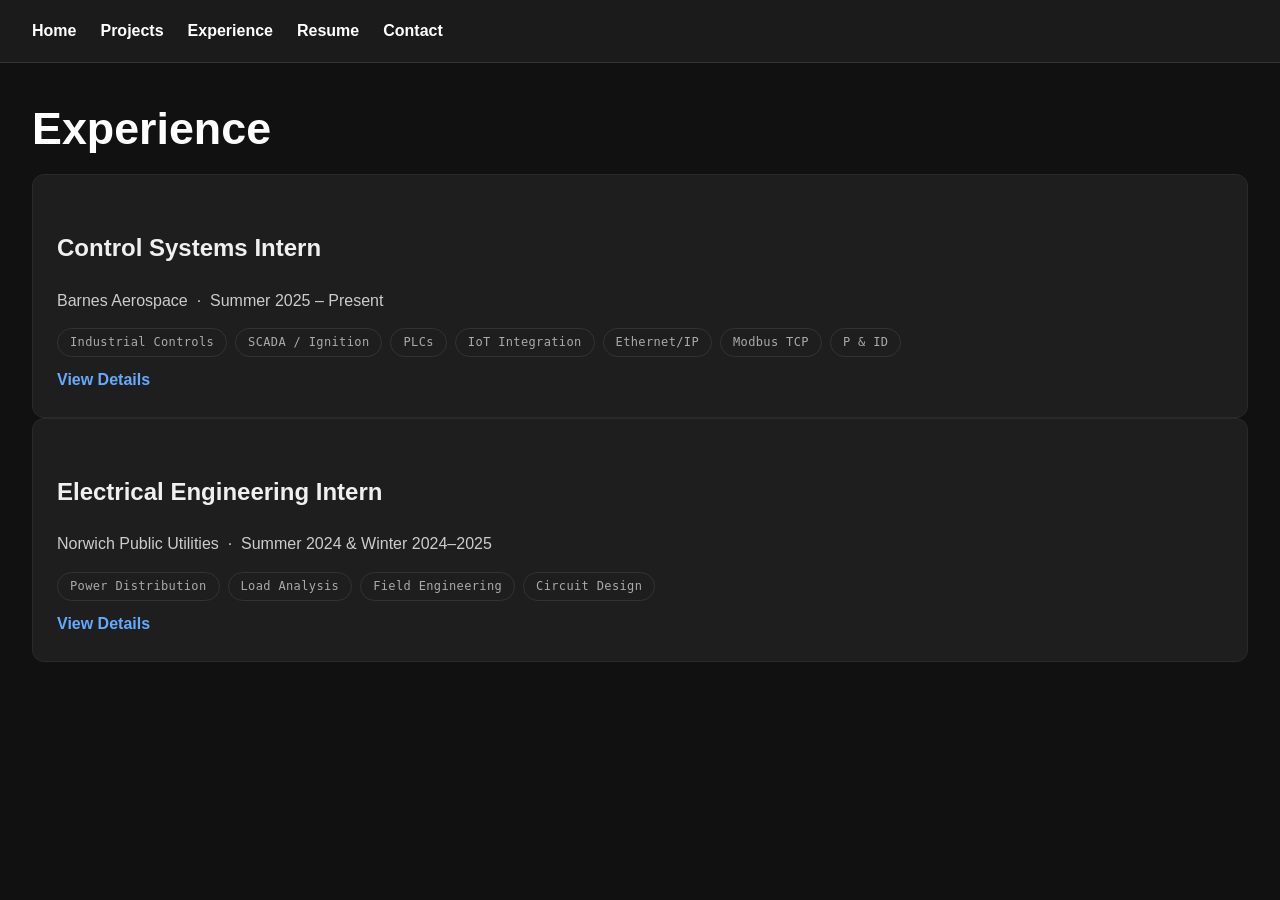
<file: experience/index.html>
<!DOCTYPE html>
<html lang="en">
<head>
    <meta charset="UTF-8">
    <meta name="viewport" content="width=device-width, initial-scale=1.0">
    <title>Earl Louis Jr | Experience</title>

    <link rel="stylesheet" href="../style.css">
    <script async src="https://www.googletagmanager.com/gtag/js?id=G-N6VE0HB01G"></script>
    <script>
      window.dataLayer = window.dataLayer || [];
      function gtag(){dataLayer.push(arguments);}
      gtag('js', new Date());
  
      gtag('config', 'G-N6VE0HB01G');
    </script>
</head>

<body>

    <!-- NAV BAR -->
    <header class="site-header">
      <div class="container">
        <nav class="navbar">
          <a href="../index.html">Home</a>
          <a href="../projects/index.html">Projects</a>
          <a href="index.html">Experience</a>
          <a href="../assets/Earl_Louis_Resume.pdf">Resume</a>
          <a href="../contact.html">Contact</a>
        </nav>
      </div>
    </header>
  
    <div class="container">

        <h1>Experience</h1>

        <div class="project-card">
            <h2>Control Systems Intern</h2>
            <p>Barnes Aerospace &nbsp;·&nbsp; Summer 2025 – Present</p>
            <div class="project-meta">
              <span class="meta-tag">Industrial Controls</span>
              <span class="meta-tag">SCADA / Ignition</span>
              <span class="meta-tag">PLCs</span>
              <span class="meta-tag">IoT Integration</span>
              <span class="meta-tag">Ethernet/IP</span>
              <span class="meta-tag">Modbus TCP</span>
              <span class="meta-tag">P &amp; ID</span>
            </div>
            <a href="barnes-internship.html">View Details</a>
        </div>

        <div class="project-card">
            <h2>Electrical Engineering Intern</h2>
            <p>Norwich Public Utilities &nbsp;·&nbsp; Summer 2024 &amp; Winter 2024–2025</p>
            <div class="project-meta">
              <span class="meta-tag">Power Distribution</span>
              <span class="meta-tag">Load Analysis</span>
              <span class="meta-tag">Field Engineering</span>
              <span class="meta-tag">Circuit Design</span>
            </div>
            <a href="npu-internship.html">View Details</a>
        </div>

    </div>

</body>
</html>
</file>
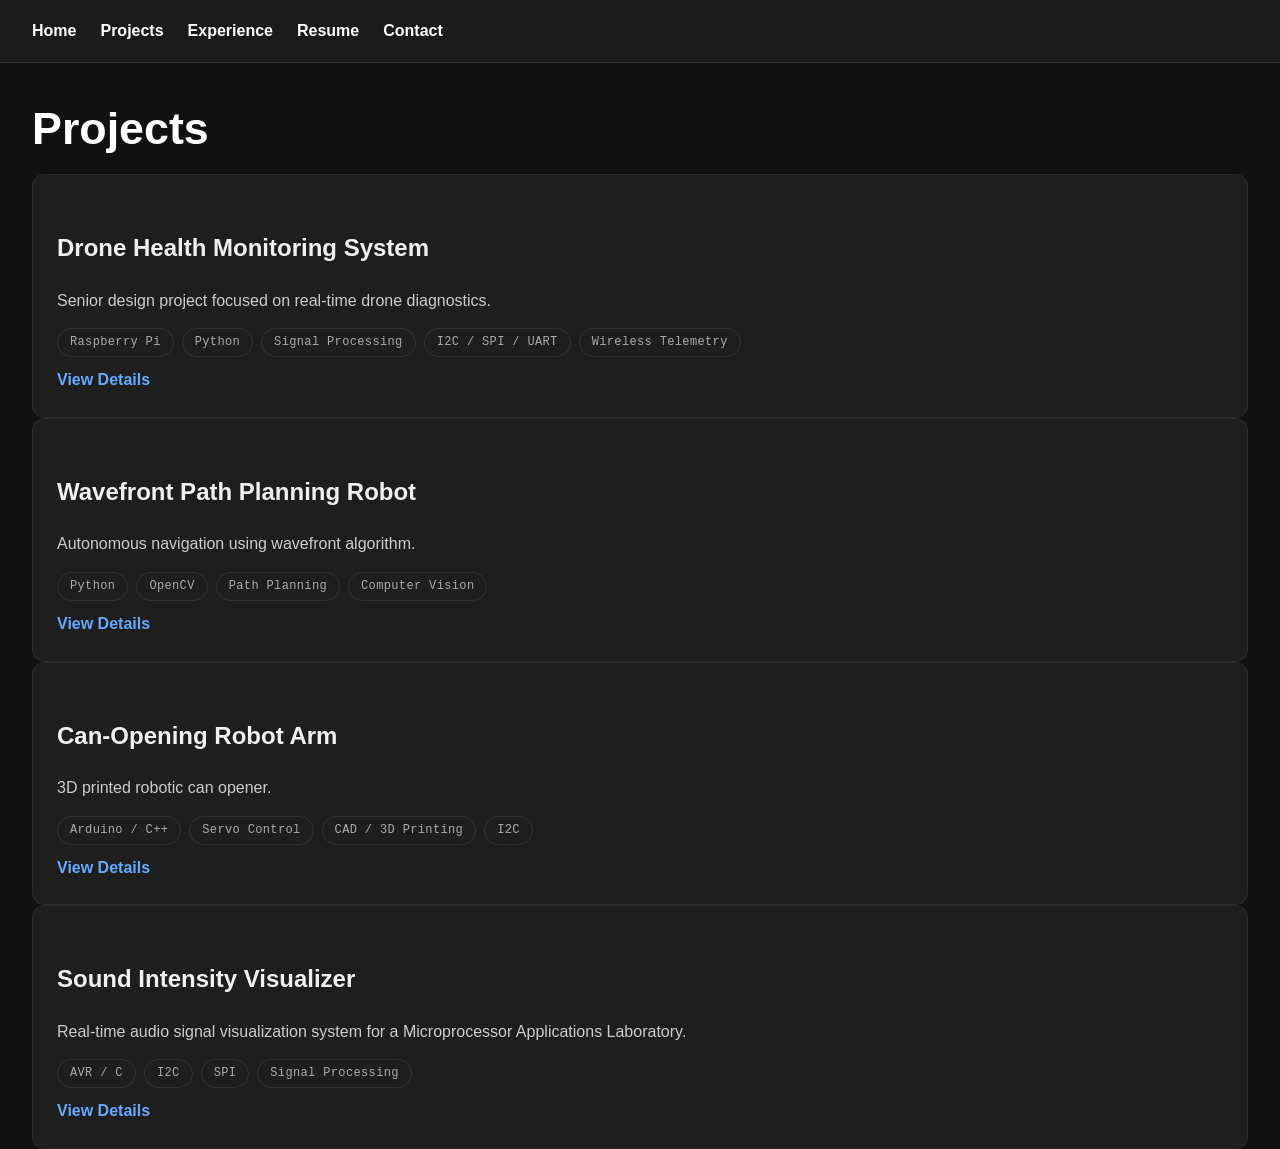
<file: projects/index.html>
<!DOCTYPE html>
<html lang="en">
<head>
    <meta charset="UTF-8">
    <meta name="viewport" content="width=device-width, initial-scale=1.0">
    <title>Earl Louis Jr | Projects</title>

    <link rel="stylesheet" href="../style.css">
    <script async src="https://www.googletagmanager.com/gtag/js?id=G-N6VE0HB01G"></script>
    <script>
      window.dataLayer = window.dataLayer || [];
      function gtag(){dataLayer.push(arguments);}
      gtag('js', new Date());
  
      gtag('config', 'G-N6VE0HB01G');
    </script>
</head>

<body>

    <header class="site-header">
      <div class="container">
        <nav class="navbar">
          <a href="../index.html">Home</a>
          <a href="index.html">Projects</a>
          <a href="../experience/index.html">Experience</a>
          <a href="../assets/Earl_Louis_Resume.pdf">Resume</a>
          <a href="../contact.html">Contact</a>
        </nav>
      </div>
    </header>

    <div class="container">

        <h1>Projects</h1>

        <div class="project-card">
            <h2>Drone Health Monitoring System</h2>
            <p>Senior design project focused on real-time drone diagnostics.</p>
            <div class="project-meta">
              <span class="meta-tag">Raspberry Pi</span>
              <span class="meta-tag">Python</span>
              <span class="meta-tag">Signal Processing</span>
              <span class="meta-tag">I2C / SPI / UART</span>
              <span class="meta-tag">Wireless Telemetry</span>
            </div>
            <a href="drone-health.html">View Details</a>
        </div>

        <div class="project-card">
            <h2>Wavefront Path Planning Robot</h2>
            <p>Autonomous navigation using wavefront algorithm.</p>
            <div class="project-meta">
              <span class="meta-tag">Python</span>
              <span class="meta-tag">OpenCV</span>
              <span class="meta-tag">Path Planning</span>
              <span class="meta-tag">Computer Vision</span>
            </div>
            <a href="wavefront-robot.html">View Details</a>
        </div>

        <div class="project-card">
            <h2>Can-Opening Robot Arm</h2>
            <p>3D printed robotic can opener.</p>
            <div class="project-meta">
              <span class="meta-tag">Arduino / C++</span>
              <span class="meta-tag">Servo Control</span>
              <span class="meta-tag">CAD / 3D Printing</span>
              <span class="meta-tag">I2C</span>
            </div>
            <a href="can-opener.html">View Details</a>
        </div>

        <div class="project-card">
            <h2>Sound Intensity Visualizer</h2>
            <p>Real-time audio signal visualization system for a Microprocessor Applications Laboratory.</p>
            <div class="project-meta">
              <span class="meta-tag">AVR / C</span>
              <span class="meta-tag">I2C</span>
              <span class="meta-tag">SPI</span>
              <span class="meta-tag">Signal Processing</span>
            </div>
            <a href="sound-visualizer.html">View Details</a>
        </div>

    </div>

</body>
</html>
</file>
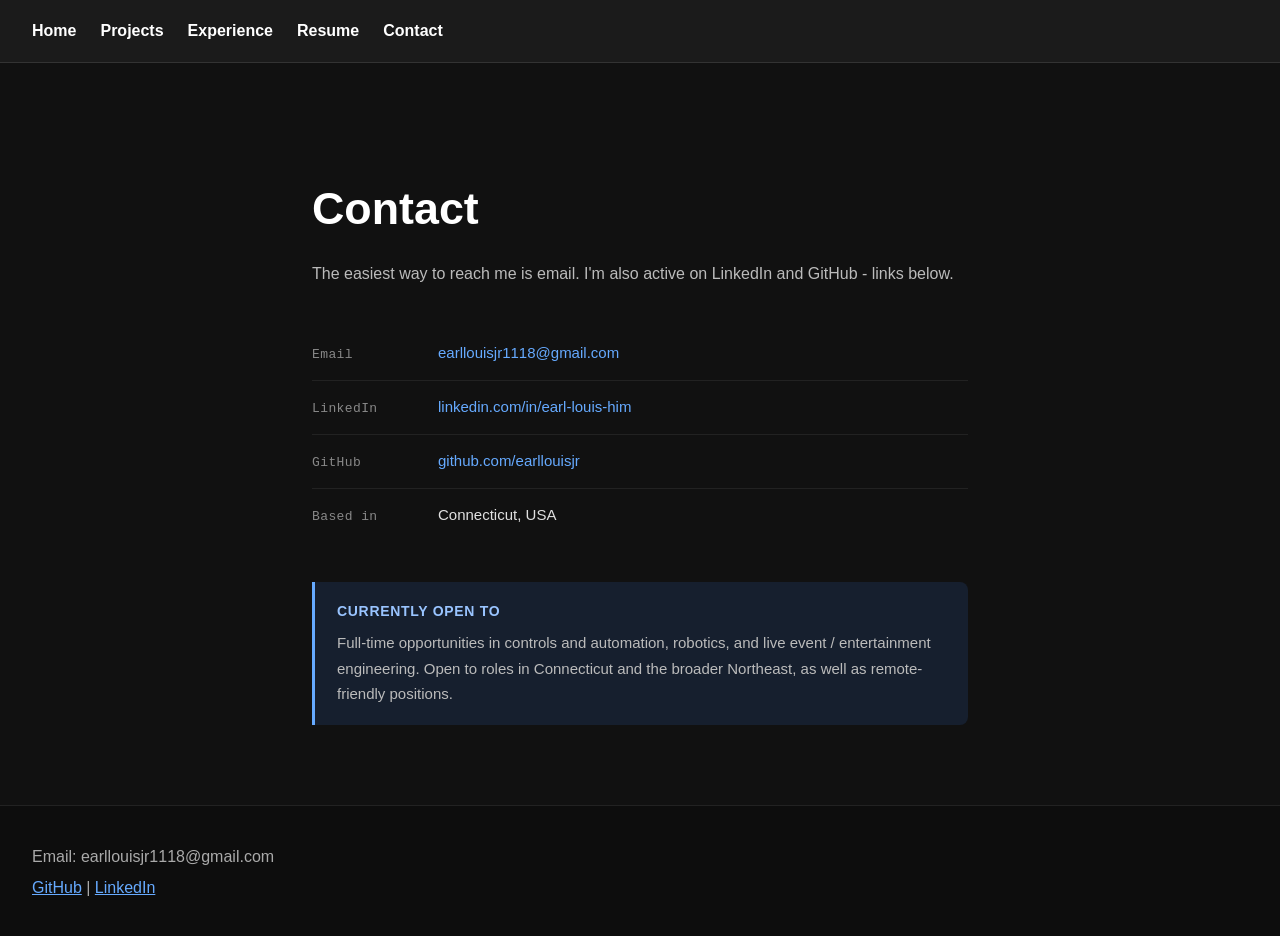
<file: contact.html>
<!DOCTYPE html>
<html lang="en">
<head>
  <meta charset="UTF-8" />
  <meta name="viewport" content="width=device-width, initial-scale=1.0" />
  <title>Earl Louis Jr | Contact</title>
  <link rel="stylesheet" href="style.css" />
  <style>
    .contact-page {
      max-width: 720px;
      margin: 0 auto;
      padding: 80px 32px;
    }
 
    .contact-page h1 {
      margin-bottom: 12px;
    }
 
    .contact-page .lead {
      font-size: 16px;
      color: #bbb;
      line-height: 1.7;
      margin-bottom: 40px;
    }
 
    .contact-list {
      list-style: none;
      padding: 0;
      margin: 0 0 40px 0;
    }
 
    .contact-list li {
      display: flex;
      align-items: baseline;
      gap: 16px;
      padding: 14px 0;
      border-bottom: 1px solid #222;
    }
 
    .contact-list li:last-child {
      border-bottom: none;
    }
 
    .contact-label {
      font-size: 13px;
      color: #888;
      font-family: monospace;
      letter-spacing: 0.03em;
      width: 110px;
      flex-shrink: 0;
    }
 
    .contact-value {
      color: #e0e0e0;
      font-size: 15px;
    }
 
    .contact-value a {
      color: #66aaff;
      text-decoration: none;
    }
 
    .contact-value a:hover {
      text-decoration: underline;
    }
 
    .open-to {
      background-color: #161f2e;
      border-left: 3px solid #66aaff;
      border-radius: 0 8px 8px 0;
      padding: 18px 22px;
      margin-top: 8px;
    }
 
    .open-to h2 {
      font-size: 14px;
      font-weight: 600;
      color: #99c4ff;
      margin: 0 0 8px 0;
      text-transform: uppercase;
      letter-spacing: 0.05em;
    }
 
    .open-to p {
      margin: 0;
      color: #bbb;
      font-size: 15px;
      line-height: 1.7;
    }
  </style>
  <script async src="https://www.googletagmanager.com/gtag/js?id=G-N6VE0HB01G"></script>
  <script>
    window.dataLayer = window.dataLayer || [];
    function gtag(){dataLayer.push(arguments);}
    gtag('js', new Date());
  
    gtag('config', 'G-N6VE0HB01G');
  </script>
</head>
 
<body>
 
  <!-- NAV BAR -->
  <header class="site-header">
    <div class="container">
      <nav class="navbar">
        <a href="index.html">Home</a>
        <a href="projects/index.html">Projects</a>
        <a href="experience/index.html">Experience</a>
        <a href="assets/Earl_Louis_Resume.pdf">Resume</a>
        <a href="contact.html">Contact</a>
      </nav>
    </div>
  </header>
 
  <div class="contact-page">
 
    <h1>Contact</h1>
    <p class="lead">
      The easiest way to reach me is email. I'm also active on LinkedIn and GitHub -
      links below.
    </p>
 
    <ul class="contact-list">
      <li>
        <span class="contact-label">Email</span>
        <span class="contact-value"><a href="mailto:earllouisjr1118@gmail.com">earllouisjr1118@gmail.com</a></span>
      </li>
      <li>
        <span class="contact-label">LinkedIn</span>
        <span class="contact-value"><a href="https://www.linkedin.com/in/earl-louis-him/" target="_blank" rel="noopener">linkedin.com/in/earl-louis-him</a></span>
      </li>
      <li>
        <span class="contact-label">GitHub</span>
        <span class="contact-value"><a href="https://github.com/earllouisjr" target="_blank" rel="noopener">github.com/earllouisjr</a></span>
      </li>
      <li>
        <span class="contact-label">Based in</span>
        <span class="contact-value">Connecticut, USA</span>
      </li>
    </ul>
 
    <div class="open-to">
      <h2>Currently Open To</h2>
      <p>
        Full-time opportunities in controls and automation, robotics, and live event /
        entertainment engineering. Open to roles in Connecticut and the broader Northeast,
        as well as remote-friendly positions.
      </p>
    </div>
 
  </div>
 
  <!-- FOOTER -->
  <footer class="site-footer">
    <div class="container">
      <p>Email: earllouisjr1118@gmail.com</p>
      <p>
        <a href="https://github.com/earllouisjr">GitHub</a> |
        <a href="https://www.linkedin.com/in/earl-louis-him/">LinkedIn</a>
      </p>
    </div>
  </footer>
 
</body>
</html>
</file>
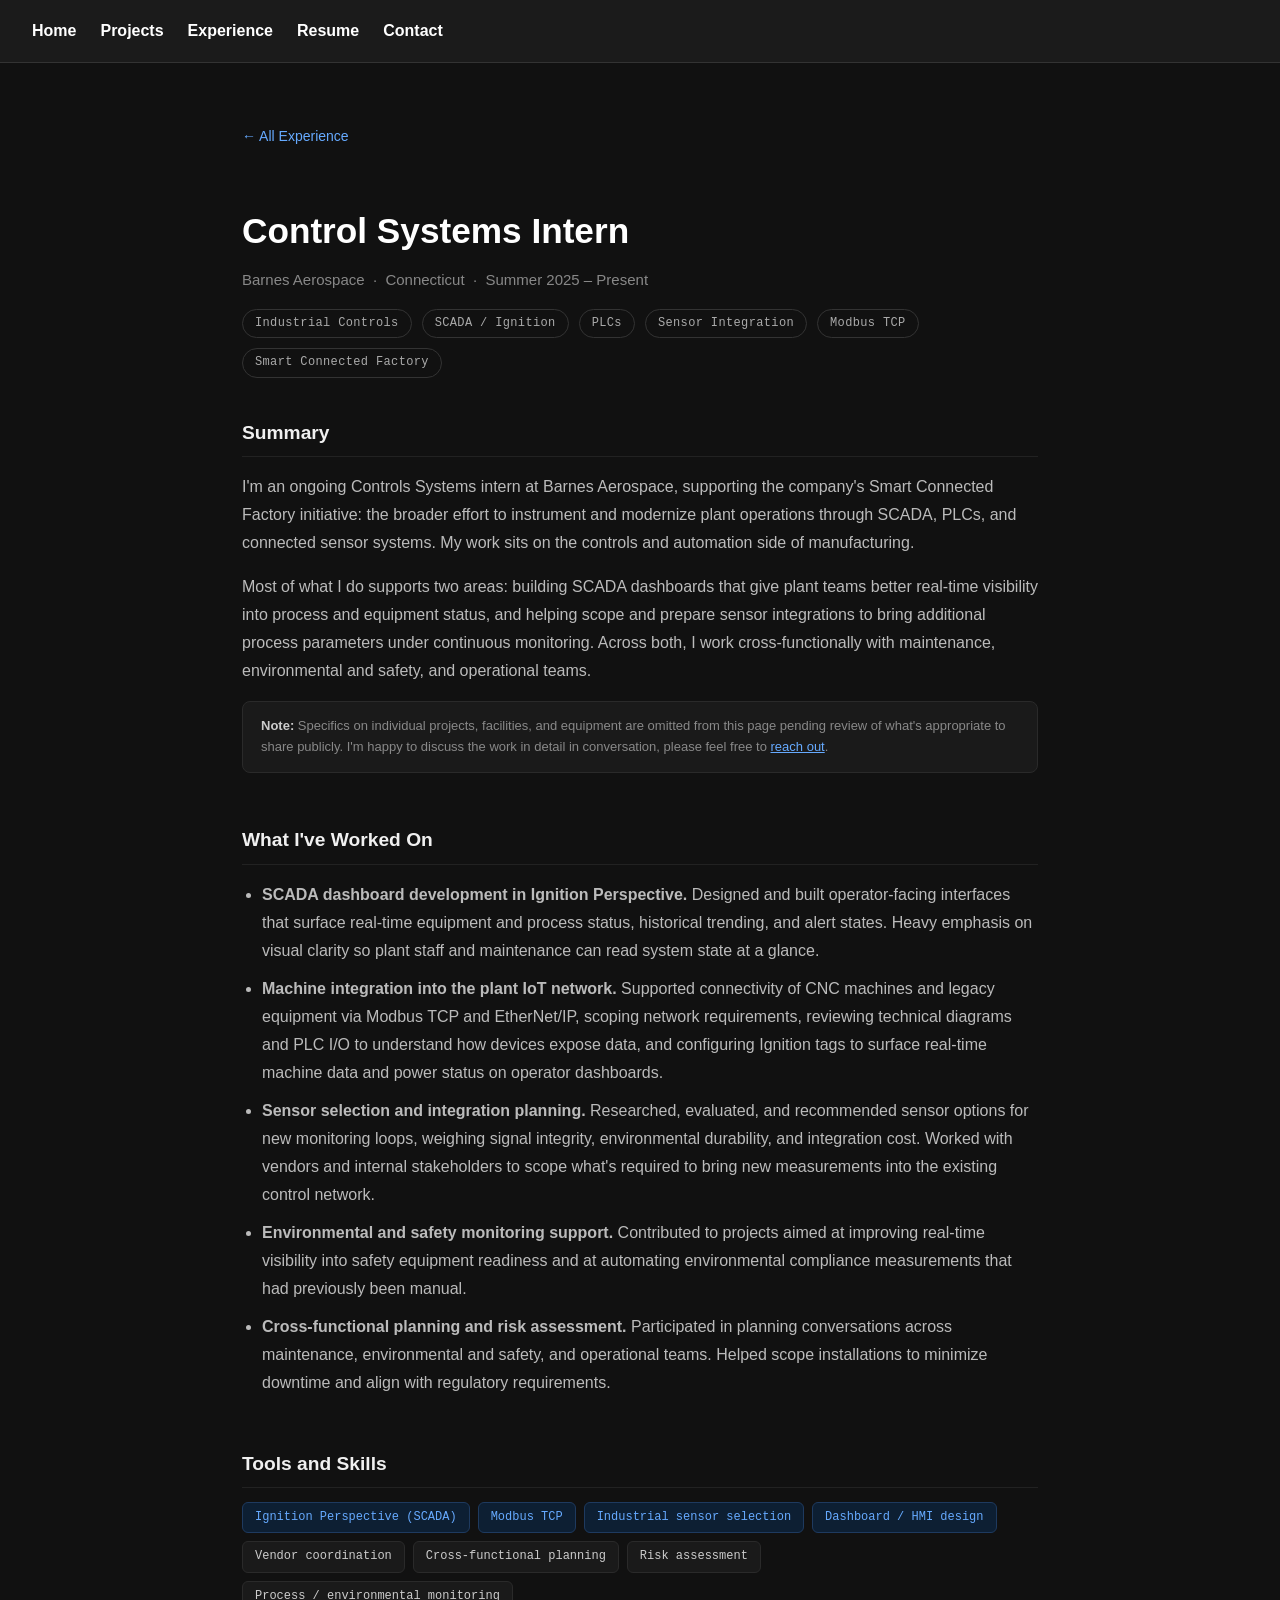
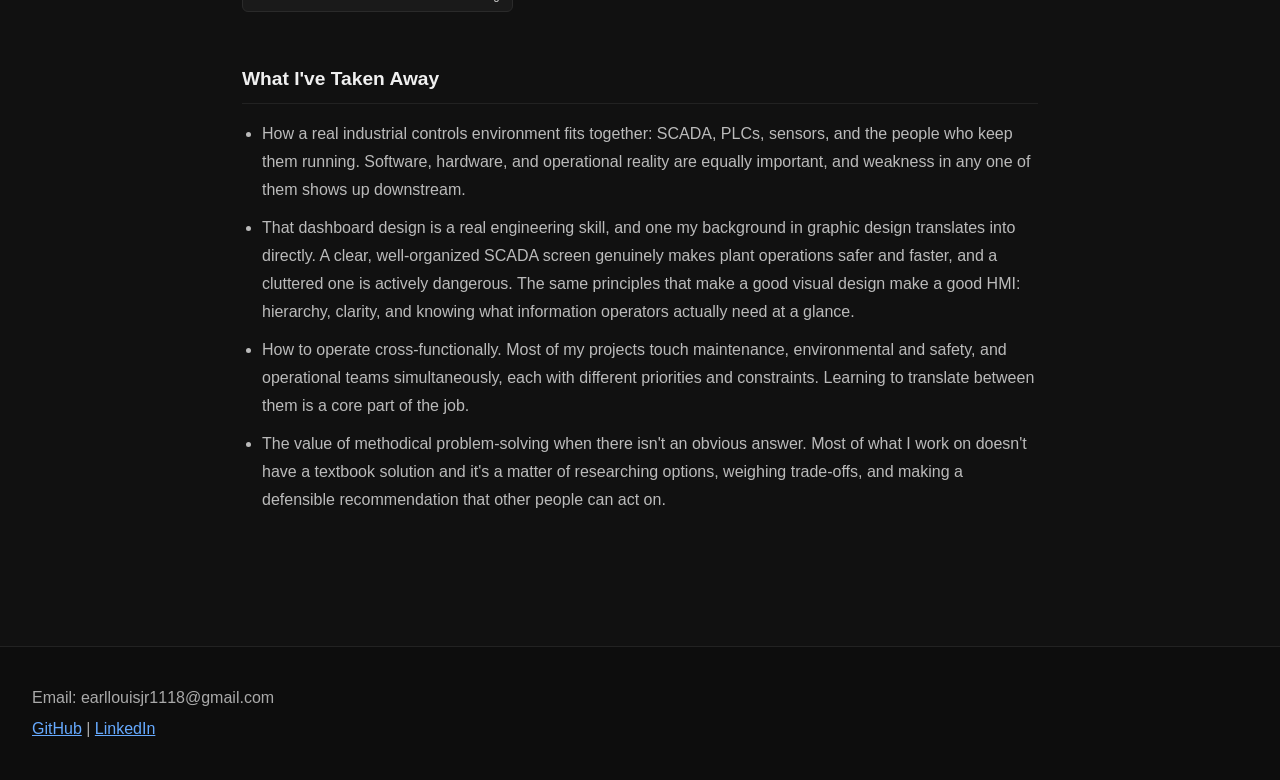
<file: experience/barnes-internship.html>
<!DOCTYPE html>
<html lang="en">
<head>
  <meta charset="UTF-8" />
  <meta name="viewport" content="width=device-width, initial-scale=1.0" />
  <title>Control Systems / Smart Connected Factory Intern, Barnes Aerospace | Earl Louis Jr</title>
  <link rel="stylesheet" href="../style.css" />
  <style>
    .project-page {
      max-width: 860px;
      margin: 0 auto;
      padding: 60px 32px 80px;
    }
 
    .project-page h1 {
      font-size: 2.2rem;
      margin-bottom: 8px;
    }
 
    .project-meta {
      display: flex;
      flex-wrap: wrap;
      gap: 10px;
      margin: 16px 0 40px;
    }
 
    .meta-tag {
      font-size: 12px;
      padding: 4px 12px;
      border-radius: 100px;
      border: 1px solid #333;
      color: #aaa;
      font-family: monospace;
      letter-spacing: 0.03em;
    }
 
    .project-page section {
      margin-bottom: 52px;
    }
 
    .project-page h2 {
      font-size: 1.2rem;
      font-weight: 600;
      color: #f0f0f0;
      margin-top: 0;
      margin-bottom: 14px;
      padding-bottom: 8px;
      border-bottom: 1px solid #222;
    }
 
    .project-page p {
      color: #bbb;
      line-height: 1.75;
      margin-bottom: 14px;
    }
 
    .project-page ul {
      color: #bbb;
      line-height: 1.75;
      padding-left: 20px;
      margin-bottom: 14px;
    }
 
    .project-page ul li {
      margin-bottom: 10px;
    }
 
    .tech-grid {
      display: flex;
      flex-wrap: wrap;
      gap: 8px;
      margin-top: 8px;
    }
 
    .tech-badge {
      font-size: 12px;
      font-family: monospace;
      padding: 5px 12px;
      background-color: #1a1a1a;
      border: 1px solid #2a2a2a;
      border-radius: 6px;
      color: #ccc;
    }
 
    .tech-badge.primary {
      border-color: #1e3a5f;
      color: #66aaff;
      background-color: #0d1f33;
    }
 
    .role-note {
      background-color: #1a1a1a;
      border: 1px solid #2a2a2a;
      border-radius: 8px;
      padding: 14px 18px;
      margin-top: 16px;
      font-size: 13px;
      color: #888;
    }
 
    .role-note strong {
      color: #ccc;
    }
 
    .back-link {
      display: inline-flex;
      align-items: center;
      gap: 6px;
      color: #66aaff;
      text-decoration: none;
      font-size: 14px;
      margin-bottom: 32px;
    }
 
    .back-link:hover {
      text-decoration: underline;
    }
 
    @media (max-width: 600px) {
      .project-page { padding: 40px 20px 60px; }
    }
  </style>
  <script async src="https://www.googletagmanager.com/gtag/js?id=G-N6VE0HB01G"></script>
  <script>
    window.dataLayer = window.dataLayer || [];
    function gtag(){dataLayer.push(arguments);}
    gtag('js', new Date());
  
    gtag('config', 'G-N6VE0HB01G');
  </script>
</head>
 
<body>
 
  <header class="site-header">
    <div class="container">
      <nav class="navbar">
        <a href="../index.html">Home</a>
        <a href="../projects/index.html">Projects</a>
        <a href="index.html">Experience</a>
        <a href="../assets/Earl_Louis_Resume.pdf">Resume</a>
        <a href="../contact.html">Contact</a>
      </nav>
    </div>
  </header>
 
  <div class="project-page">
 
    <a class="back-link" href="index.html">← All Experience</a>
 
    <h1>Control Systems Intern</h1>
    <p style="color:#888; margin-top:0; margin-bottom:0; font-size:15px;">Barnes Aerospace &nbsp;·&nbsp; Connecticut &nbsp;·&nbsp; Summer 2025 – Present</p>
 
    <div class="project-meta">
      <span class="meta-tag">Industrial Controls</span>
      <span class="meta-tag">SCADA / Ignition</span>
      <span class="meta-tag">PLCs</span>
      <span class="meta-tag">Sensor Integration</span>
      <span class="meta-tag">Modbus TCP</span>
      <span class="meta-tag">Smart Connected Factory</span>
    </div>
 
    <!-- SUMMARY -->
    <section>
      <h2>Summary</h2>
      <p>
        I'm an ongoing Controls Systems intern at Barnes Aerospace, supporting the company's
        Smart Connected Factory initiative: the broader effort to instrument and modernize
        plant operations through SCADA, PLCs, and connected sensor systems. My work sits on the
        controls and automation side of manufacturing.
      </p>
      <p>
        Most of what I do supports two areas: building SCADA dashboards that give plant teams
        better real-time visibility into process and equipment status, and helping scope and
        prepare sensor integrations to bring additional process parameters under continuous
        monitoring. Across both, I work cross-functionally with maintenance, environmental
        and safety, and operational teams.
      </p>
 
      <div class="role-note">
        <strong>Note:</strong> Specifics on individual projects, facilities, and equipment are
        omitted from this page pending review of what's appropriate to share publicly. I'm
        happy to discuss the work in detail in conversation, please feel free to
        <a href="../contact.html">reach out</a>.
      </div>
    </section>
 
    <!-- WHAT I'VE WORKED ON -->
    <section>
      <h2>What I've Worked On</h2>
      <ul>
        <li>
          <strong>SCADA dashboard development in Ignition Perspective.</strong> Designed and
          built operator-facing interfaces that surface real-time equipment and process status,
          historical trending, and alert states. Heavy emphasis on visual clarity so plant
          staff and maintenance can read system state at a glance.
        </li>
        <li>
          <strong>Machine integration into the plant IoT network.</strong> Supported connectivity of CNC machines 
          and legacy equipment via Modbus TCP and EtherNet/IP, scoping network requirements, reviewing technical 
          diagrams and PLC I/O to understand how devices expose data, and configuring Ignition tags to surface 
          real-time machine data and power status on operator dashboards.
        </li>
        <li>
          <strong>Sensor selection and integration planning.</strong> Researched, evaluated,
          and recommended sensor options for new monitoring loops, weighing signal integrity,
          environmental durability, and integration cost. Worked with vendors and internal
          stakeholders to scope what's required to bring new measurements into the existing
          control network.
        </li>
        <li>
          <strong>Environmental and safety monitoring support.</strong> Contributed to projects
          aimed at improving real-time visibility into safety equipment readiness and at
          automating environmental compliance measurements that had previously been manual.
        </li>
        <li>
          <strong>Cross-functional planning and risk assessment.</strong> Participated in
          planning conversations across maintenance, environmental and safety, and operational
          teams. Helped scope installations to minimize downtime and align with regulatory
          requirements.
        </li>
      </ul>
    </section>
 
    <!-- TOOLS -->
    <section>
      <h2>Tools and Skills</h2>
      <div class="tech-grid">
        <span class="tech-badge primary">Ignition Perspective (SCADA)</span>
        <span class="tech-badge primary">Modbus TCP</span>
        <span class="tech-badge primary">Industrial sensor selection</span>
        <span class="tech-badge primary">Dashboard / HMI design</span>
        <span class="tech-badge">Vendor coordination</span>
        <span class="tech-badge">Cross-functional planning</span>
        <span class="tech-badge">Risk assessment</span>
        <span class="tech-badge">Process / environmental monitoring</span>
      </div>
    </section>
 
    <!-- WHAT I'VE TAKEN AWAY -->
    <section>
      <h2>What I've Taken Away</h2>
      <ul>
        <li>
          How a real industrial controls environment fits together: SCADA, PLCs, sensors,
          and the people who keep them running. Software, hardware, and operational reality
          are equally important, and weakness in any one of them shows up downstream.
        </li>
        <li>
          That dashboard design is a real engineering skill, and one my background in graphic design translates into directly. A clear, well-organized SCADA
          screen genuinely makes plant operations safer and faster, and a cluttered one is
          actively dangerous. The same principles that make a good visual design make a good HMI: hierarchy, clarity, and knowing what information operators actually need at a glance.
        </li>
        <li>
          How to operate cross-functionally. Most of my projects touch maintenance,
          environmental and safety, and operational teams simultaneously, each with different
          priorities and constraints. Learning to translate between them is a core part of
          the job.
        </li>
        <li>
          The value of methodical problem-solving when there isn't an obvious answer.
          Most of what I work on doesn't have a textbook solution and it's a matter of
          researching options, weighing trade-offs, and making a defensible recommendation
          that other people can act on.
        </li>
      </ul>
    </section>
 
  </div>
 
  <footer class="site-footer">
    <div class="container">
      <p>Email: earllouisjr1118@gmail.com</p>
      <p>
        <a href="https://github.com/earllouisjr">GitHub</a> |
        <a href="https://www.linkedin.com/in/earl-louis-him/">LinkedIn</a>
      </p>
    </div>
  </footer>
 
</body>
</html>
</file>
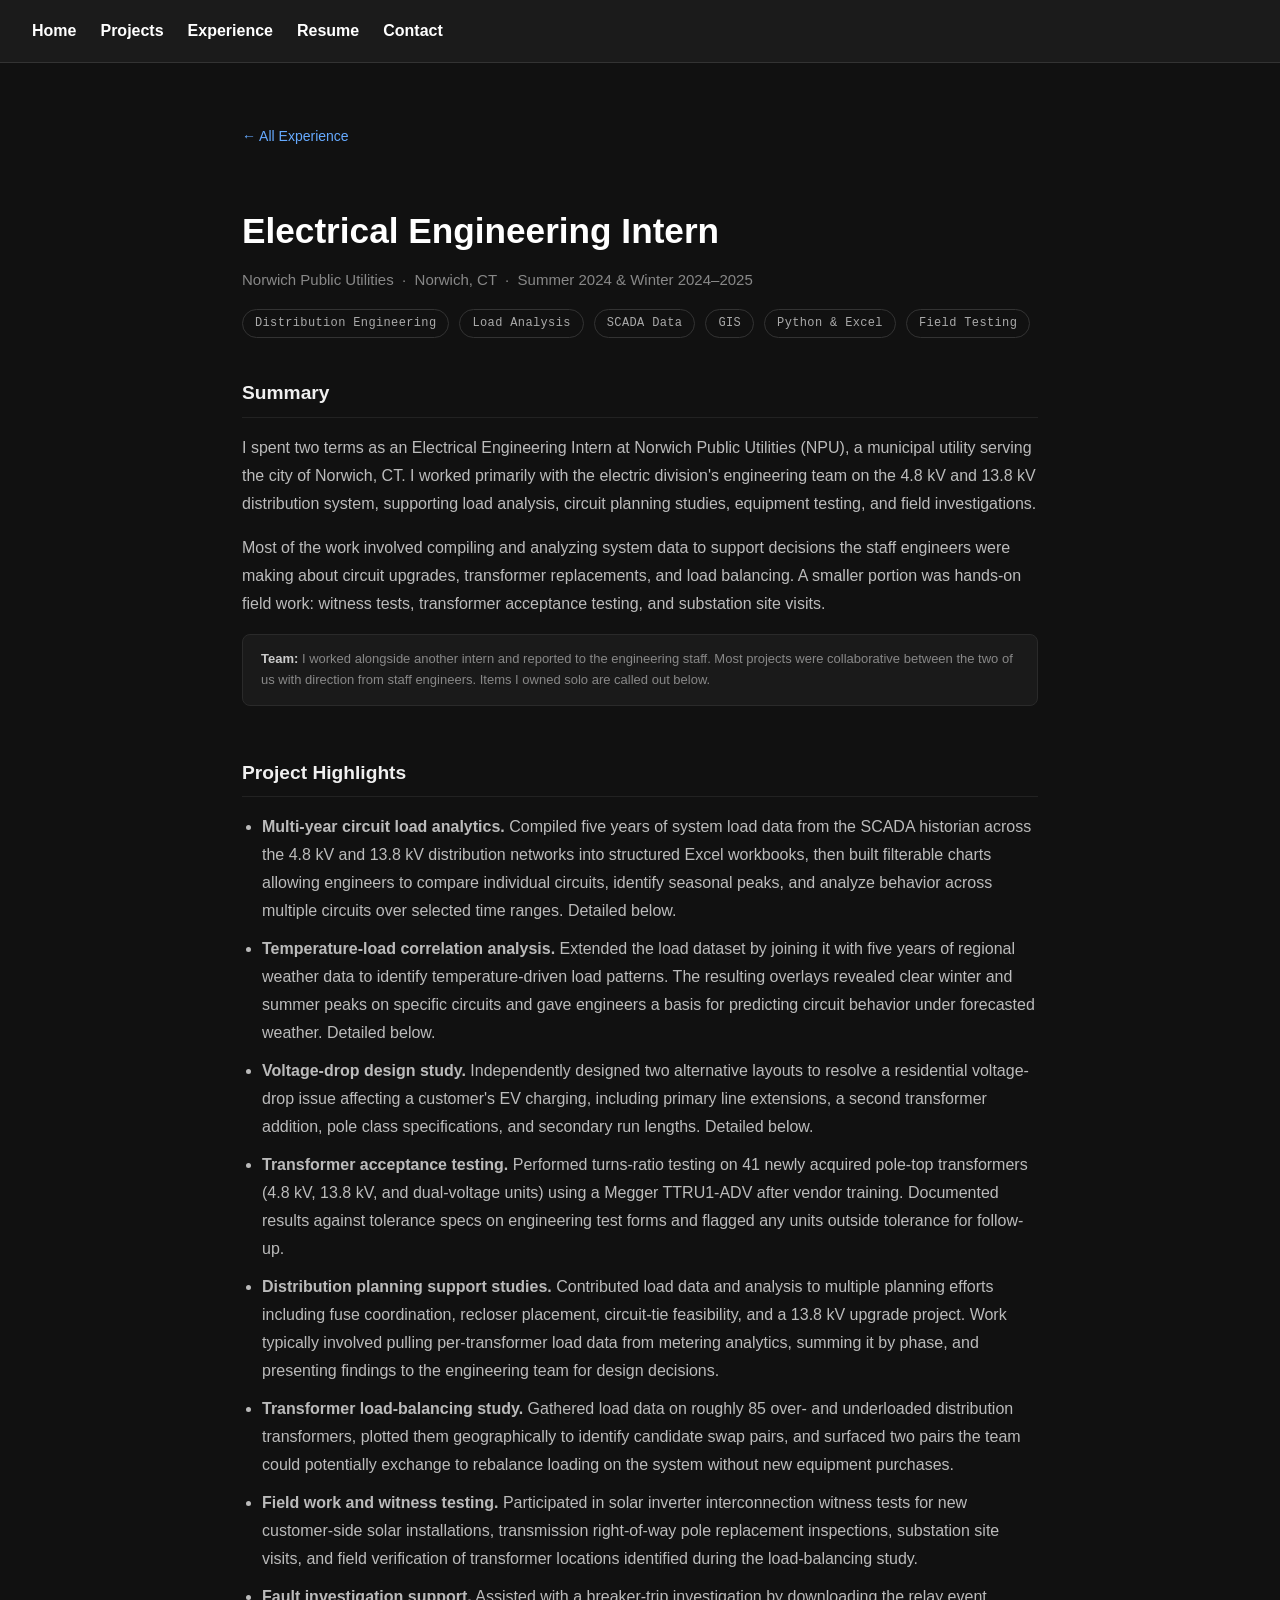
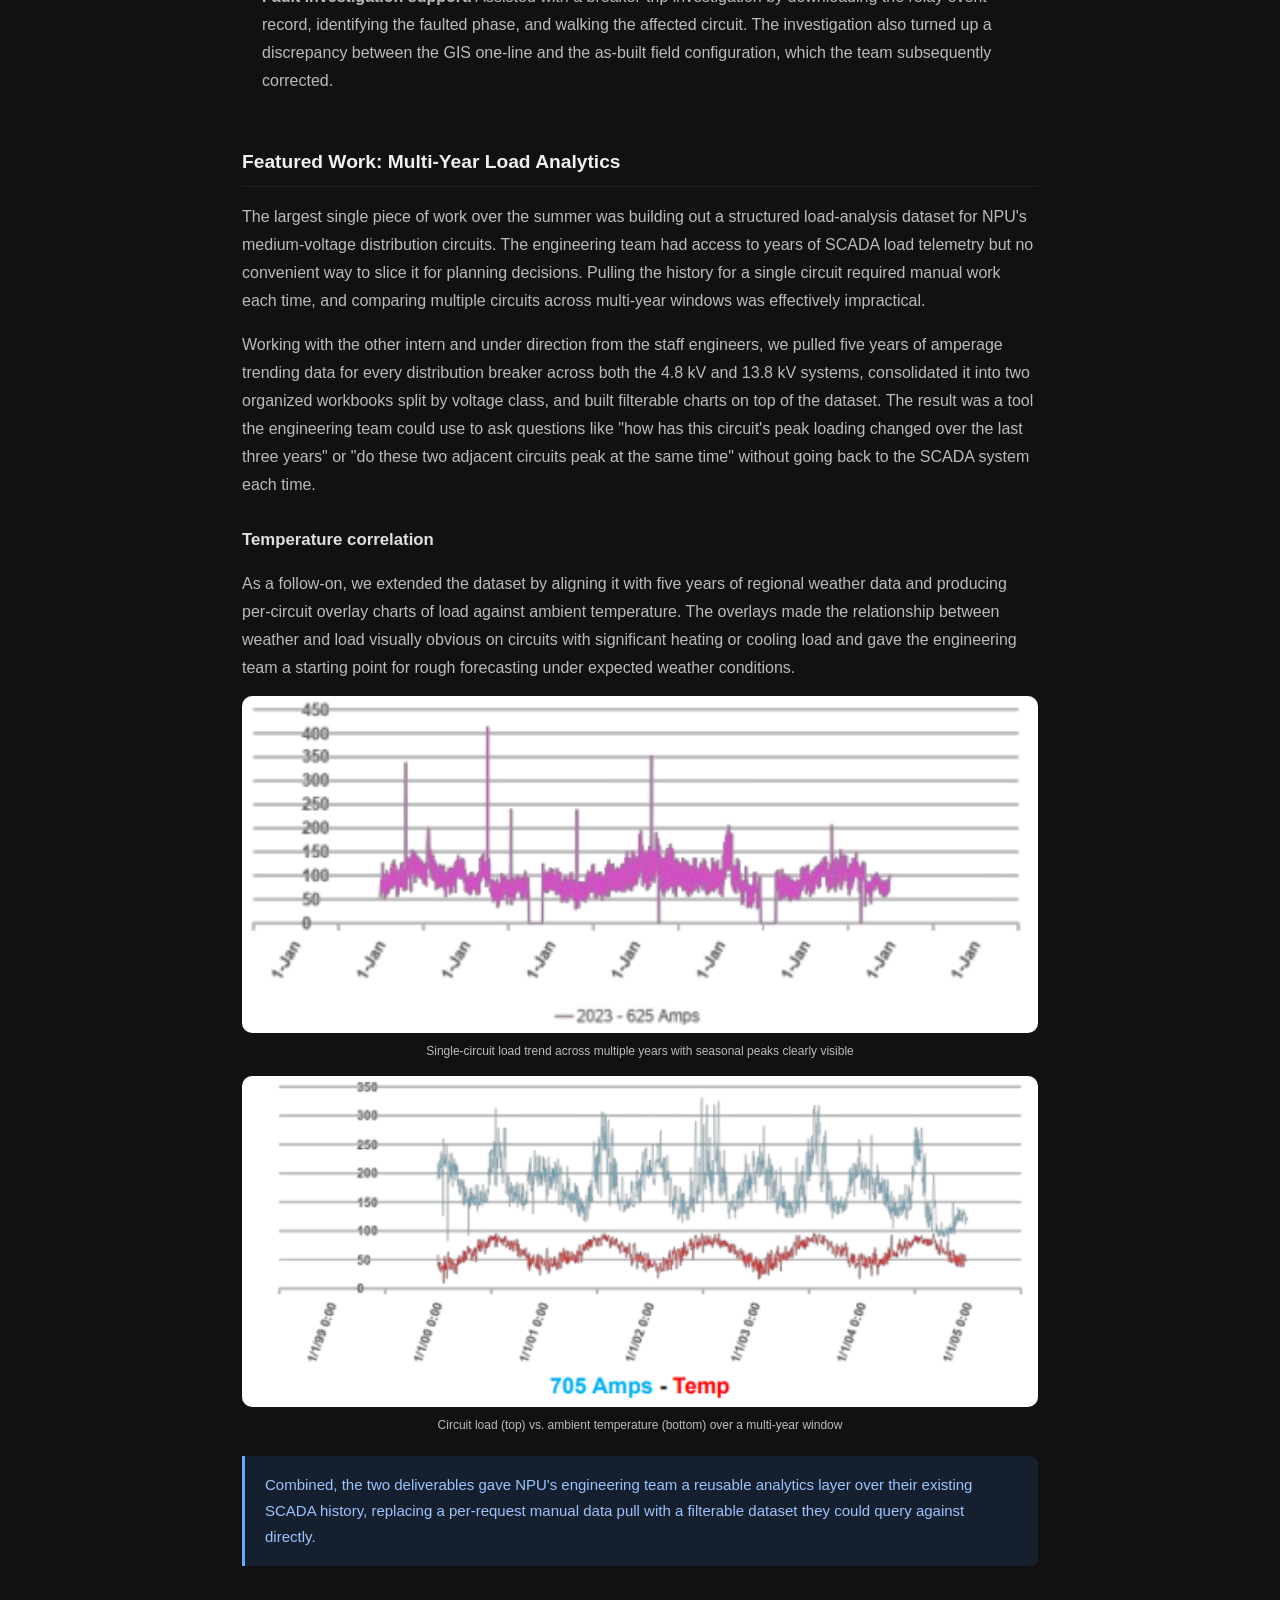
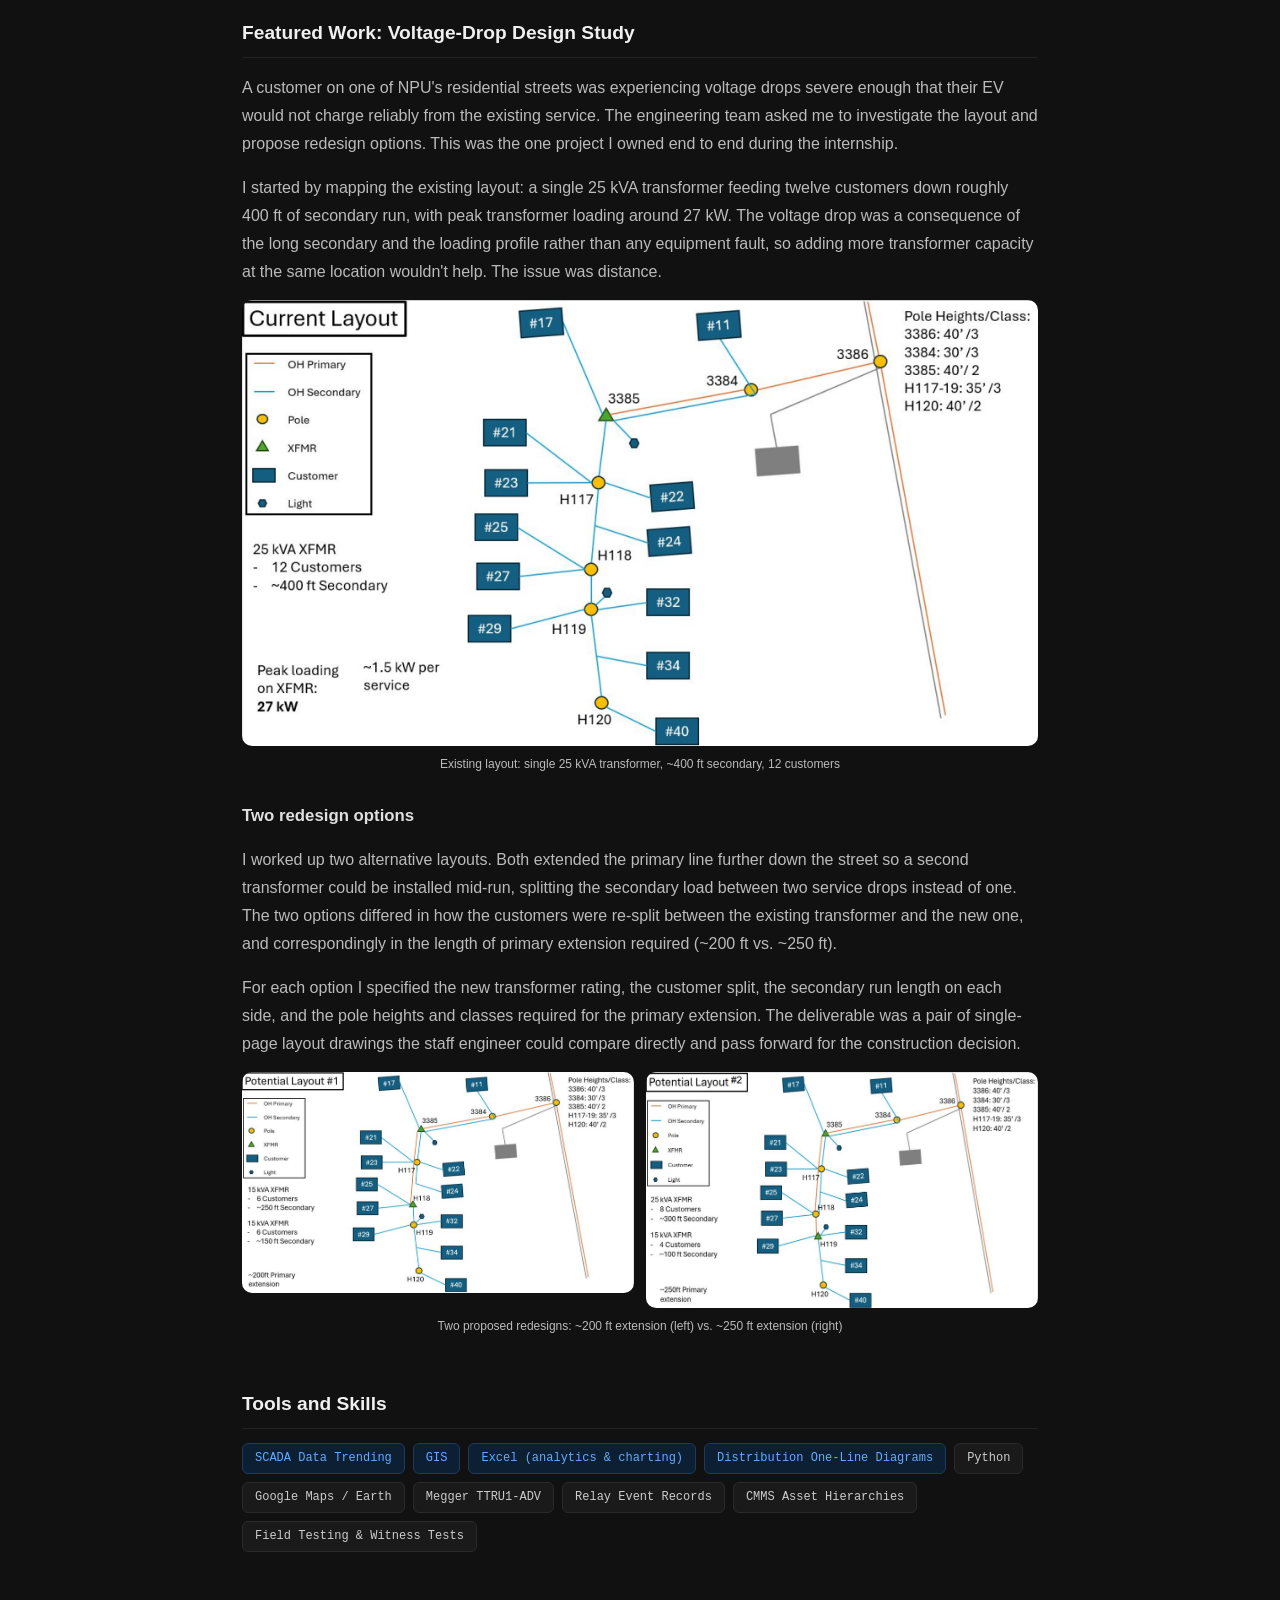
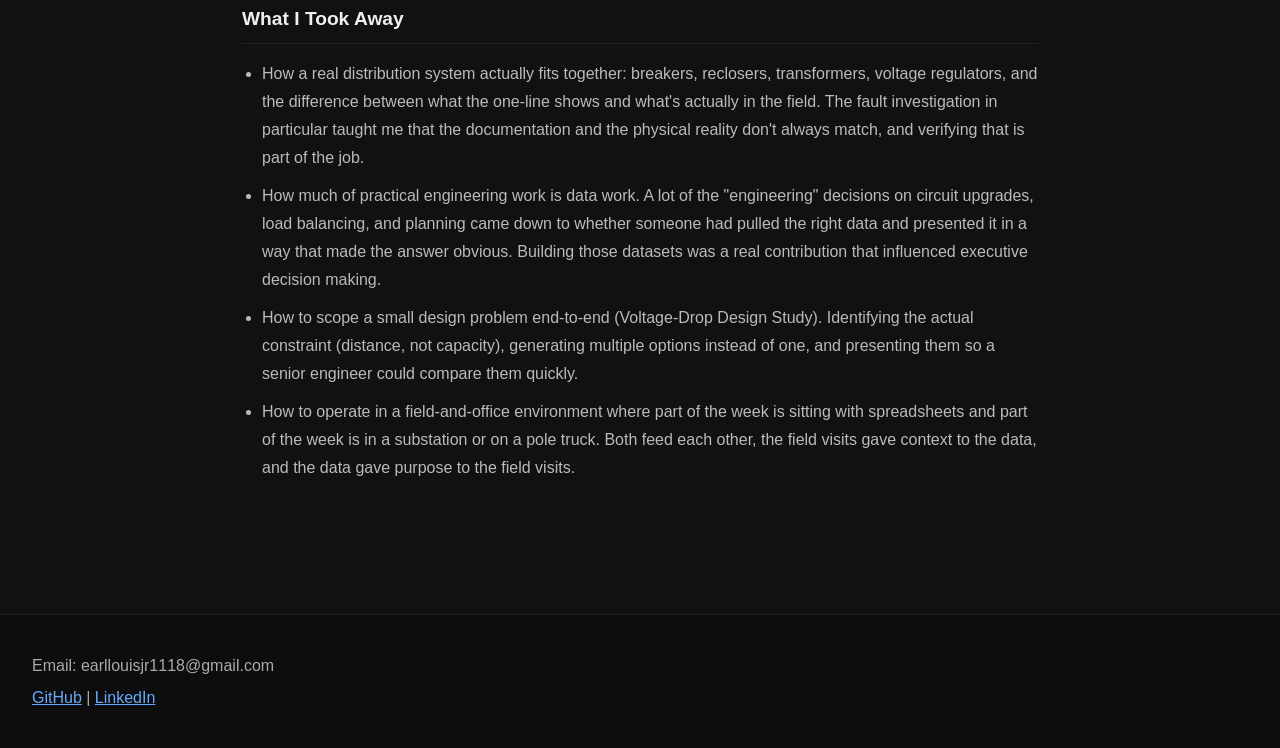
<file: experience/npu-internship.html>
<!DOCTYPE html>
<html lang="en">
<head>
  <meta charset="UTF-8" />
  <meta name="viewport" content="width=device-width, initial-scale=1.0" />
  <title>Electrical Engineering Intern, NPU | Earl Louis Jr</title>
  <link rel="stylesheet" href="../style.css" />
  <style>
    .project-page {
      max-width: 860px;
      margin: 0 auto;
      padding: 60px 32px 80px;
    }
 
    .project-page h1 {
      font-size: 2.2rem;
      margin-bottom: 8px;
    }
 
    .project-meta {
      display: flex;
      flex-wrap: wrap;
      gap: 10px;
      margin: 16px 0 40px;
    }
 
    .meta-tag {
      font-size: 12px;
      padding: 4px 12px;
      border-radius: 100px;
      border: 1px solid #333;
      color: #aaa;
      font-family: monospace;
      letter-spacing: 0.03em;
    }
 
    .project-page section {
      margin-bottom: 52px;
    }
 
    .project-page h2 {
      font-size: 1.2rem;
      font-weight: 600;
      color: #f0f0f0;
      margin-top: 0;
      margin-bottom: 14px;
      padding-bottom: 8px;
      border-bottom: 1px solid #222;
    }
 
    .project-page h3 {
      font-size: 1.05rem;
      font-weight: 600;
      color: #e0e0e0;
      margin-top: 28px;
      margin-bottom: 10px;
    }
 
    .project-page p {
      color: #bbb;
      line-height: 1.75;
      margin-bottom: 14px;
    }
 
    .project-page ul {
      color: #bbb;
      line-height: 1.75;
      padding-left: 20px;
      margin-bottom: 14px;
    }
 
    .project-page ul li {
      margin-bottom: 10px;
    }
 
    .highlight-box {
      background-color: #161f2e;
      border-left: 3px solid #66aaff;
      border-radius: 0 8px 8px 0;
      padding: 16px 20px;
      margin: 20px 0;
    }
 
    .highlight-box p {
      margin: 0;
      color: #99c4ff;
      font-size: 15px;
    }
 
    .tech-grid {
      display: flex;
      flex-wrap: wrap;
      gap: 8px;
      margin-top: 8px;
    }
 
    .tech-badge {
      font-size: 12px;
      font-family: monospace;
      padding: 5px 12px;
      background-color: #1a1a1a;
      border: 1px solid #2a2a2a;
      border-radius: 6px;
      color: #ccc;
    }
 
    .tech-badge.primary {
      border-color: #1e3a5f;
      color: #66aaff;
      background-color: #0d1f33;
    }
 
    .project-figure {
      width: 100%;
      border-radius: 10px;
      display: block;
      margin-bottom: 16px;
    }
 
    .figure-caption {
      font-size: 12px;
      color: #777;
      text-align: center;
      margin-top: -8px;
      margin-bottom: 20px;
    }
 
    .media-row {
      display: grid;
      grid-template-columns: 1fr 1fr;
      gap: 12px;
    }
 
    .role-note {
      background-color: #1a1a1a;
      border: 1px solid #2a2a2a;
      border-radius: 8px;
      padding: 14px 18px;
      margin-top: 16px;
      font-size: 13px;
      color: #888;
    }
 
    .role-note strong {
      color: #ccc;
    }
 
    .back-link {
      display: inline-flex;
      align-items: center;
      gap: 6px;
      color: #66aaff;
      text-decoration: none;
      font-size: 14px;
      margin-bottom: 32px;
    }
 
    .back-link:hover {
      text-decoration: underline;
    }
 
    @media (max-width: 600px) {
      .media-row { grid-template-columns: 1fr; }
      .project-page { padding: 40px 20px 60px; }
    }
  </style>
  <script async src="https://www.googletagmanager.com/gtag/js?id=G-N6VE0HB01G"></script>
  <script>
    window.dataLayer = window.dataLayer || [];
    function gtag(){dataLayer.push(arguments);}
    gtag('js', new Date());
  
    gtag('config', 'G-N6VE0HB01G');
  </script>
</head>
 
<body>
 
  <header class="site-header">
    <div class="container">
      <nav class="navbar">
        <a href="../index.html">Home</a>
        <a href="../projects/index.html">Projects</a>
        <a href="index.html">Experience</a>
        <a href="../assets/Earl_Louis_Resume.pdf">Resume</a>
        <a href="../contact.html">Contact</a>
      </nav>
    </div>
  </header>
 
  <div class="project-page">
 
    <a class="back-link" href="index.html">← All Experience</a>
 
    <h1>Electrical Engineering Intern</h1>
    <p style="color:#888; margin-top:0; margin-bottom:0; font-size:15px;">Norwich Public Utilities &nbsp;·&nbsp; Norwich, CT &nbsp;·&nbsp; Summer 2024 &amp; Winter 2024–2025</p>
 
    <div class="project-meta">
      <span class="meta-tag">Distribution Engineering</span>
      <span class="meta-tag">Load Analysis</span>
      <span class="meta-tag">SCADA Data</span>
      <span class="meta-tag">GIS</span>
      <span class="meta-tag">Python &amp; Excel</span>
      <span class="meta-tag">Field Testing</span>
    </div>
 
    <!-- SUMMARY -->
    <section>
      <h2>Summary</h2>
      <p>
        I spent two terms as an Electrical Engineering Intern at Norwich Public Utilities (NPU), a municipal
        utility serving the city of Norwich, CT. I worked primarily with the electric division's engineering
        team on the 4.8 kV and 13.8 kV distribution system, supporting load analysis, circuit planning studies,
        equipment testing, and field investigations.
      </p>
      <p>
        Most of the work involved compiling and analyzing system data to support decisions the staff engineers
        were making about circuit upgrades, transformer replacements, and load balancing. A smaller portion was
        hands-on field work: witness tests, transformer acceptance testing, and substation site visits.
      </p>
 
      <div class="role-note">
        <strong>Team:</strong> I worked alongside another intern and reported to the engineering
        staff. Most projects were collaborative between the two of us with direction from staff engineers.
        Items I owned solo are called out below.
      </div>
    </section>
 
    <!-- HIGHLIGHTS -->
    <section>
      <h2>Project Highlights</h2>
      <ul>
        <li>
          <strong>Multi-year circuit load analytics.</strong> Compiled five years of system load data
          from the SCADA historian across the 4.8 kV and 13.8 kV distribution networks into structured
          Excel workbooks, then built filterable charts allowing engineers to compare individual circuits,
          identify seasonal peaks, and analyze behavior across multiple circuits over selected time ranges.
          Detailed below.
        </li>
        <li>
          <strong>Temperature-load correlation analysis.</strong> Extended the load dataset by joining it with
          five years of regional weather data to identify temperature-driven load patterns. The resulting
          overlays revealed clear winter and summer peaks on specific circuits and gave engineers a basis for
          predicting circuit behavior under forecasted weather. Detailed below.
        </li>
        <li>
          <strong>Voltage-drop design study.</strong> Independently designed two alternative
          layouts to resolve a residential voltage-drop issue affecting a customer's EV charging, including
          primary line extensions, a second transformer addition, pole class specifications, and secondary
          run lengths. Detailed below.
        </li>
        <li>
          <strong>Transformer acceptance testing.</strong> Performed turns-ratio testing on 41 newly acquired
          pole-top transformers (4.8 kV, 13.8 kV, and dual-voltage units) using a Megger TTRU1-ADV after
          vendor training. Documented results against tolerance specs on engineering test forms and flagged
          any units outside tolerance for follow-up.
        </li>
        <li>
          <strong>Distribution planning support studies.</strong> Contributed load data and analysis to
          multiple planning efforts including fuse coordination, recloser placement, circuit-tie feasibility,
          and a 13.8 kV upgrade project. Work typically involved pulling per-transformer load data from
          metering analytics, summing it by phase, and presenting findings to the engineering team for
          design decisions.
        </li>
        <li>
          <strong>Transformer load-balancing study.</strong> Gathered load data on roughly 85 over- and
          underloaded distribution transformers, plotted them geographically to identify candidate swap
          pairs, and surfaced two pairs the team could potentially exchange to rebalance loading on the
          system without new equipment purchases.
        </li>
        <li>
          <strong>Field work and witness testing.</strong> Participated in solar inverter interconnection witness
          tests for new customer-side solar installations, transmission right-of-way pole replacement
          inspections, substation site visits, and field verification of transformer locations identified
          during the load-balancing study.
        </li>
        <li>
          <strong>Fault investigation support.</strong> Assisted with a breaker-trip investigation by
          downloading the relay event record, identifying the faulted phase, and walking the affected
          circuit. The investigation also turned up a discrepancy between the GIS one-line and the
          as-built field configuration, which the team subsequently corrected.
        </li>
      </ul>
    </section>
 
    <!-- FEATURED: LOAD ANALYTICS -->
    <section>
      <h2>Featured Work: Multi-Year Load Analytics</h2>
 
      <p>
        The largest single piece of work over the summer was building out a structured load-analysis
        dataset for NPU's medium-voltage distribution circuits. The engineering team had access to years
        of SCADA load telemetry but no convenient way to slice it for planning decisions. Pulling the
        history for a single circuit required manual work each time, and comparing multiple circuits
        across multi-year windows was effectively impractical.
      </p>
 
      <p>
        Working with the other intern and under direction from the staff engineers, we pulled five years of
        amperage trending data for every distribution breaker across both the 4.8 kV and 13.8 kV
        systems, consolidated it into two organized workbooks split by voltage class, and built
        filterable charts on top of the dataset. The result was a tool the engineering team could
        use to ask questions like "how has this circuit's peak loading changed over the last three
        years" or "do these two adjacent circuits peak at the same time" without going back to the
        SCADA system each time.
      </p>
 
      <h3>Temperature correlation</h3>
      <p>
        As a follow-on, we extended the dataset by aligning it with five years of regional weather
        data and producing per-circuit overlay charts of load against ambient temperature. The
        overlays made the relationship between weather and load visually obvious on circuits with
        significant heating or cooling load and gave the engineering team a starting point for
        rough forecasting under expected weather conditions.
      </p>
 
      <img class="project-figure" src="../assets/experience/npu/load-trend.png" alt="Single-circuit amperage trend over multiple years showing seasonal peaks" />
      <p class="figure-caption">Single-circuit load trend across multiple years with seasonal peaks clearly visible</p>
 
      <img class="project-figure" src="../assets/experience/npu/temp-correlation.png" alt="Circuit load (top) overlaid with ambient temperature (bottom) over a multi-year window" />
      <p class="figure-caption">Circuit load (top) vs. ambient temperature (bottom) over a multi-year window</p>
 
      <div class="highlight-box">
        <p>Combined, the two deliverables gave NPU's engineering team a reusable analytics layer over
        their existing SCADA history, replacing a per-request manual data pull with a filterable
        dataset they could query against directly.</p>
      </div>
    </section>
 
    <!-- FEATURED: HARLAND PLACE -->
    <section>
      <h2>Featured Work: Voltage-Drop Design Study</h2>
 
      <p>
        A customer on one of NPU's residential streets was experiencing voltage drops severe enough
        that their EV would not charge reliably from the existing service. The engineering team
        asked me to investigate the layout and propose redesign options. This was the one project
        I owned end to end during the internship.
      </p>
 
      <p>
        I started by mapping the existing layout: a single 25 kVA transformer feeding twelve
        customers down roughly 400 ft of secondary run, with peak transformer loading around
        27 kW. The voltage drop was a consequence of the long secondary and the loading profile
        rather than any equipment fault, so adding more transformer capacity at the same location
        wouldn't help. The issue was distance.
      </p>

      <img class="project-figure" src="../assets/experience/npu/voltage-drop-existing.png" alt="Existing single-transformer layout with long secondary run" />
      <p class="figure-caption">Existing layout: single 25 kVA transformer, ~400 ft secondary, 12 customers</p>
 
      <h3>Two redesign options</h3>
      <p>
        I worked up two alternative layouts. Both extended the primary line further down the street
        so a second transformer could be installed mid-run, splitting the secondary load between
        two service drops instead of one. The two options differed in how the customers were
        re-split between the existing transformer and the new one, and correspondingly in the
        length of primary extension required (~200 ft vs. ~250 ft).
      </p>
 
      <p>
        For each option I specified the new transformer rating, the customer split, the secondary
        run length on each side, and the pole heights and classes required for the primary
        extension. The deliverable was a pair of single-page layout drawings the staff engineer
        could compare directly and pass forward for the construction decision.
      </p>
 
      <div class="media-row">
        <img class="project-figure" src="../assets/experience/npu/voltage-drop-option1.png" alt="Option 1: shorter primary extension with 6/6 customer split" />
        <img class="project-figure" src="../assets/experience/npu/voltage-drop-option2.png" alt="Option 2: longer primary extension with 8/4 customer split" />
      </div>
      <p class="figure-caption">Two proposed redesigns: ~200 ft extension (left) vs. ~250 ft extension (right)</p>
    </section>
 
    <!-- TOOLS -->
    <section>
      <h2>Tools and Skills</h2>
      <div class="tech-grid">
        <span class="tech-badge primary">SCADA Data Trending</span>
        <span class="tech-badge primary">GIS</span>
        <span class="tech-badge primary">Excel (analytics &amp; charting)</span>
        <span class="tech-badge primary">Distribution One-Line Diagrams</span>
        <span class="tech-badge">Python</span>
        <span class="tech-badge">Google Maps / Earth</span>
        <span class="tech-badge">Megger TTRU1-ADV</span>
        <span class="tech-badge">Relay Event Records</span>
        <span class="tech-badge">CMMS Asset Hierarchies</span>
        <span class="tech-badge">Field Testing &amp; Witness Tests</span>
      </div>
    </section>
 
    <!-- WHAT I LEARNED -->
    <section>
      <h2>What I Took Away</h2>
      <ul>
        <li>
          How a real distribution system actually fits together: breakers, reclosers, transformers,
          voltage regulators, and the difference between what the one-line shows and what's
          actually in the field. The fault investigation in particular taught me that the documentation
          and the physical reality don't always match, and verifying that is part of the job.
        </li>
        <li>
          How much of practical engineering work is data work. A lot of the "engineering" decisions
          on circuit upgrades, load balancing, and planning came down to whether someone had pulled
          the right data and presented it in a way that made the answer obvious. Building those
          datasets was a real contribution that influenced executive decision making.
        </li>
        <li>
          How to scope a small design problem end-to-end (Voltage-Drop Design Study). Identifying 
          the actual constraint (distance, not capacity), generating multiple options instead of one, 
          and presenting them so a senior engineer could compare them quickly.
        </li>
        <li>
          How to operate in a field-and-office environment where part of the week is sitting with
          spreadsheets and part of the week is in a substation or on a pole truck. Both feed each
          other, the field visits gave context to the data, and the data gave purpose to the field
          visits.
        </li>
      </ul>
    </section>
 
  </div>
 
  <footer class="site-footer">
    <div class="container">
      <p>Email: earllouisjr1118@gmail.com</p>
      <p>
        <a href="https://github.com/earllouisjr">GitHub</a> |
        <a href="https://www.linkedin.com/in/earl-louis-him/">LinkedIn</a>
      </p>
    </div>
  </footer>
 
</body>
</html>
</file>
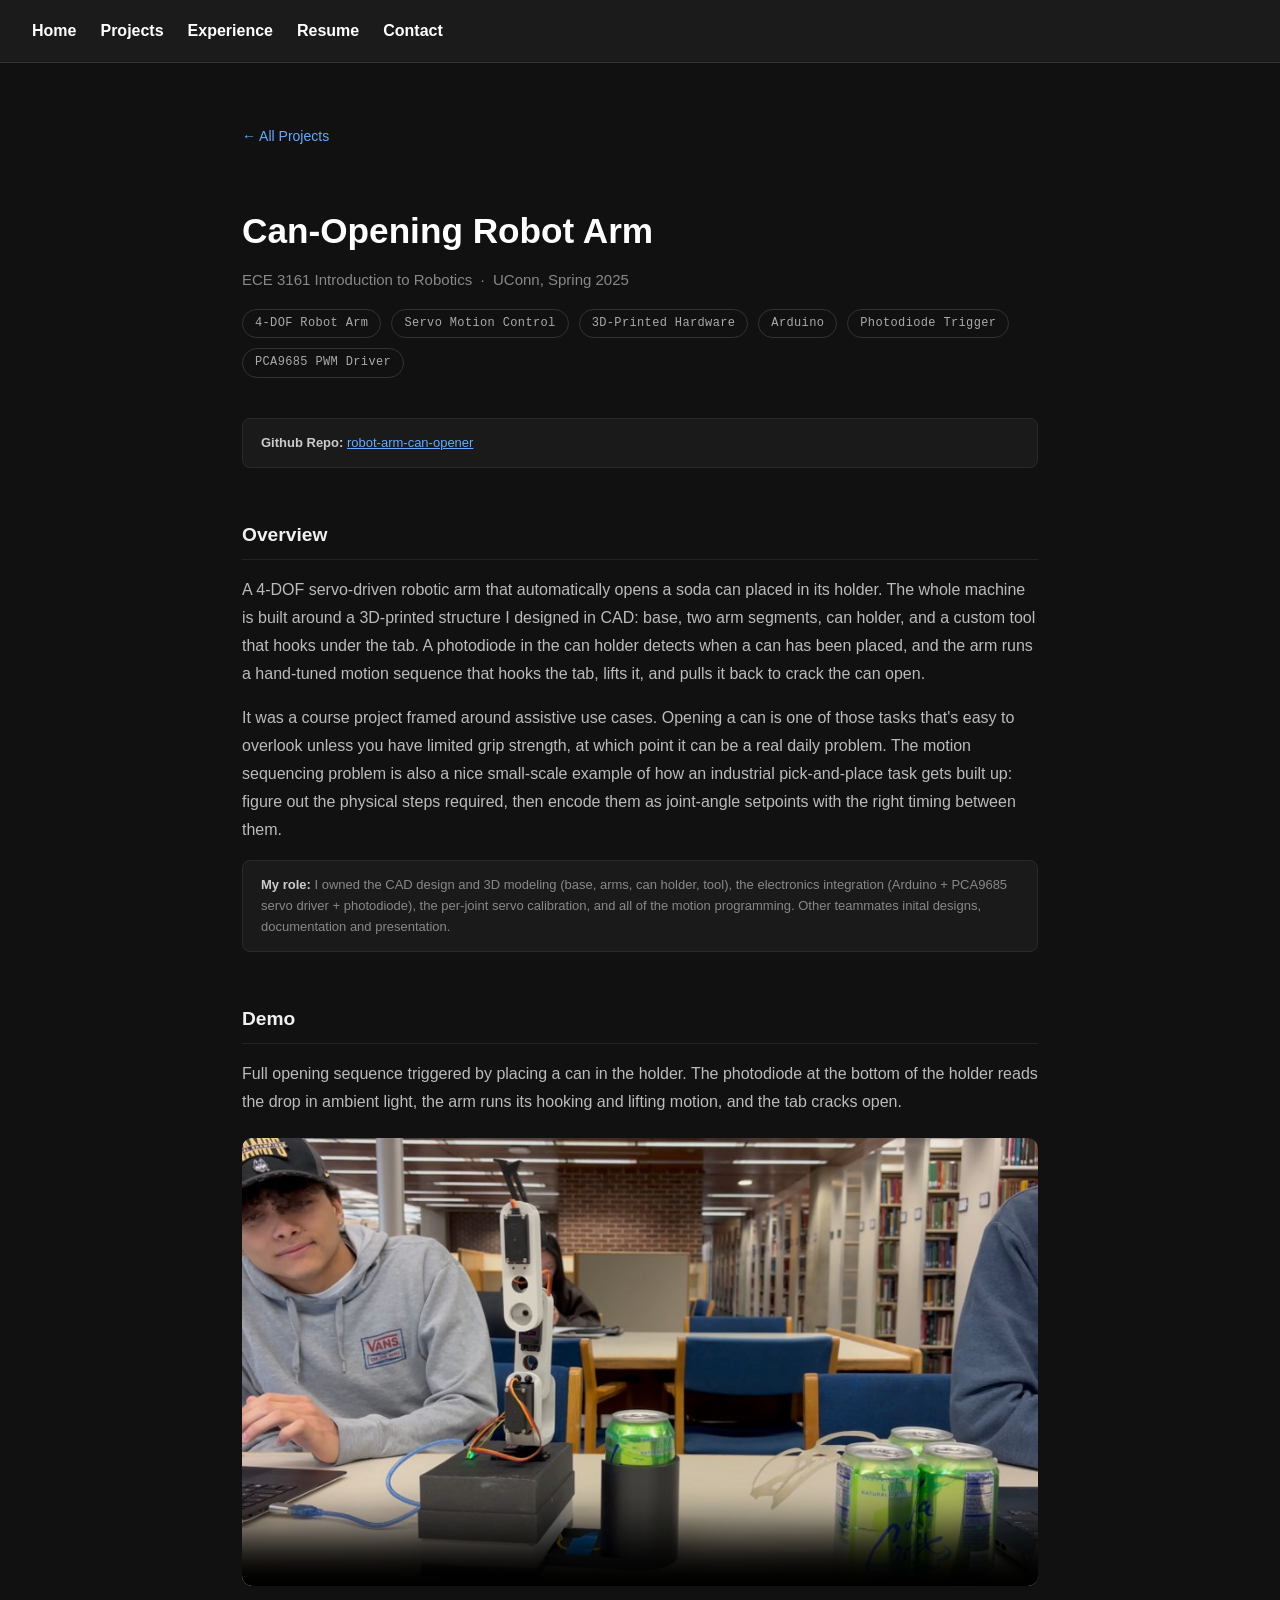
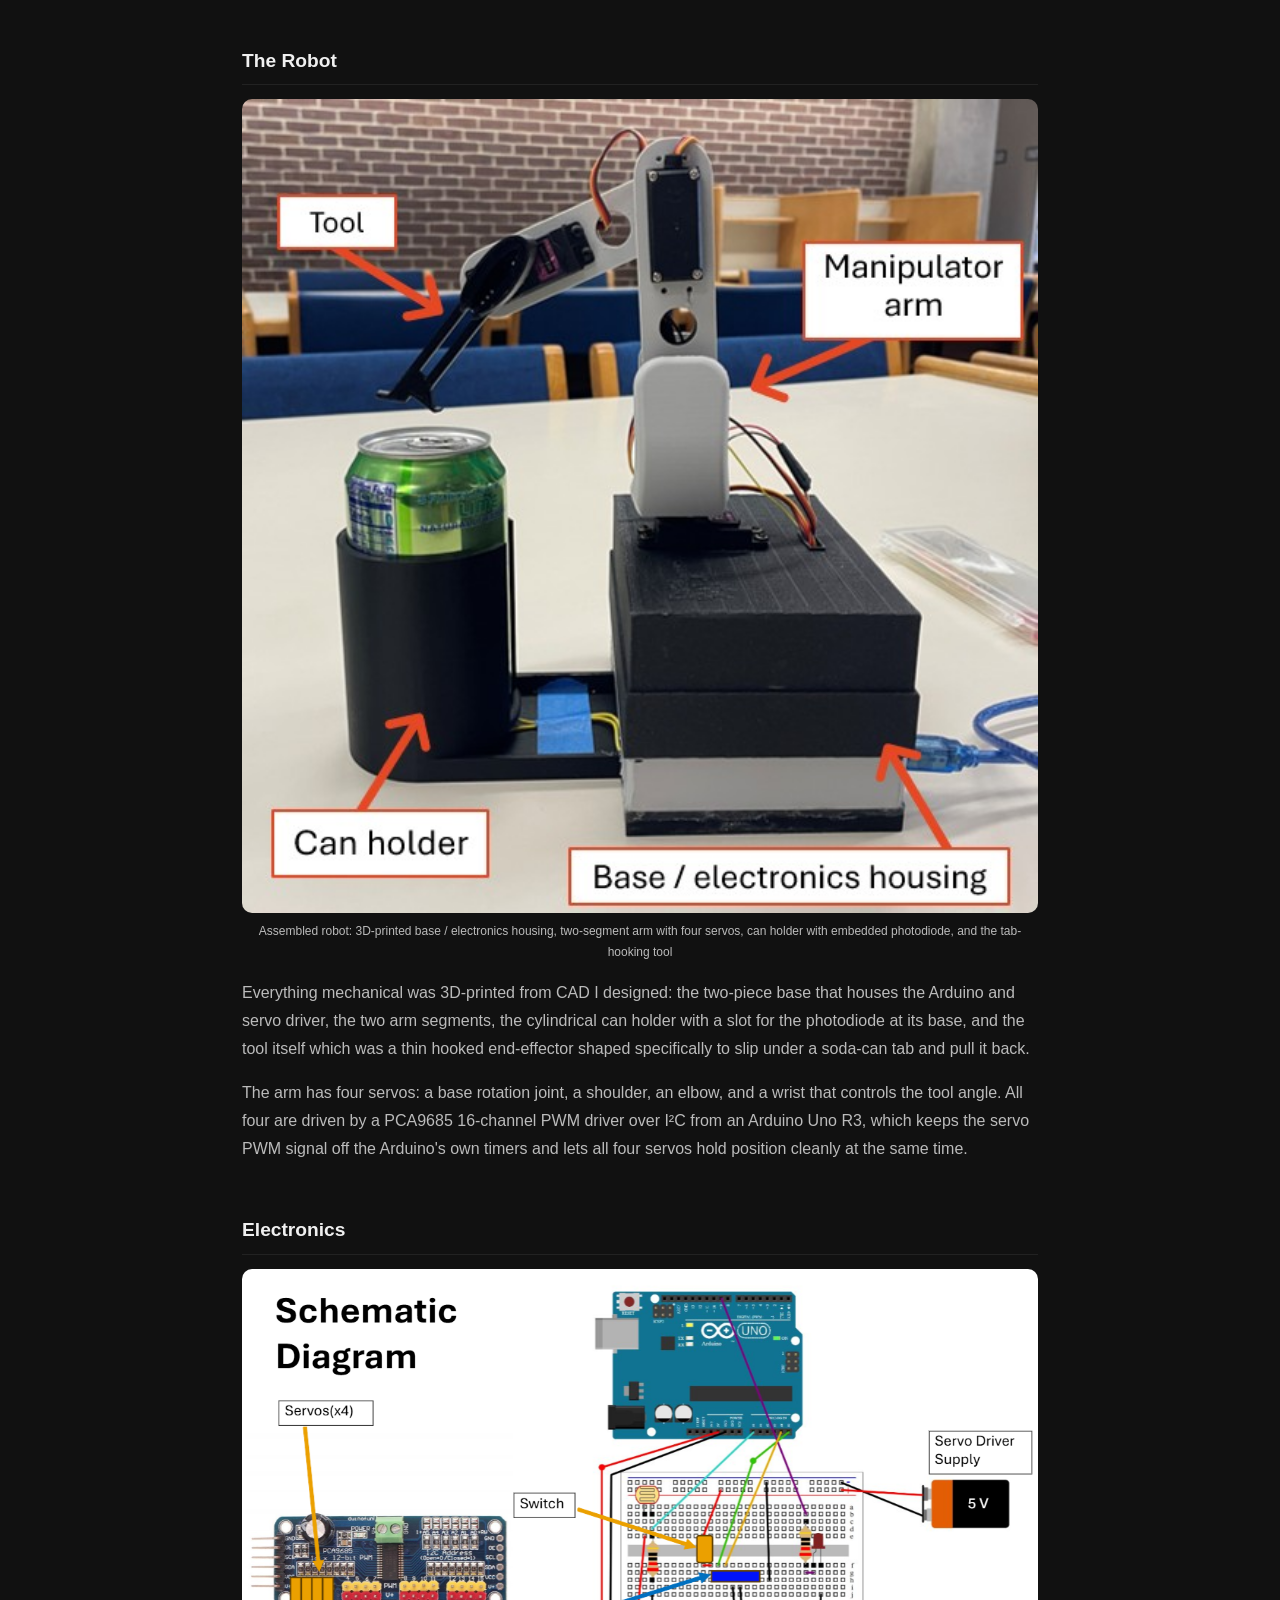
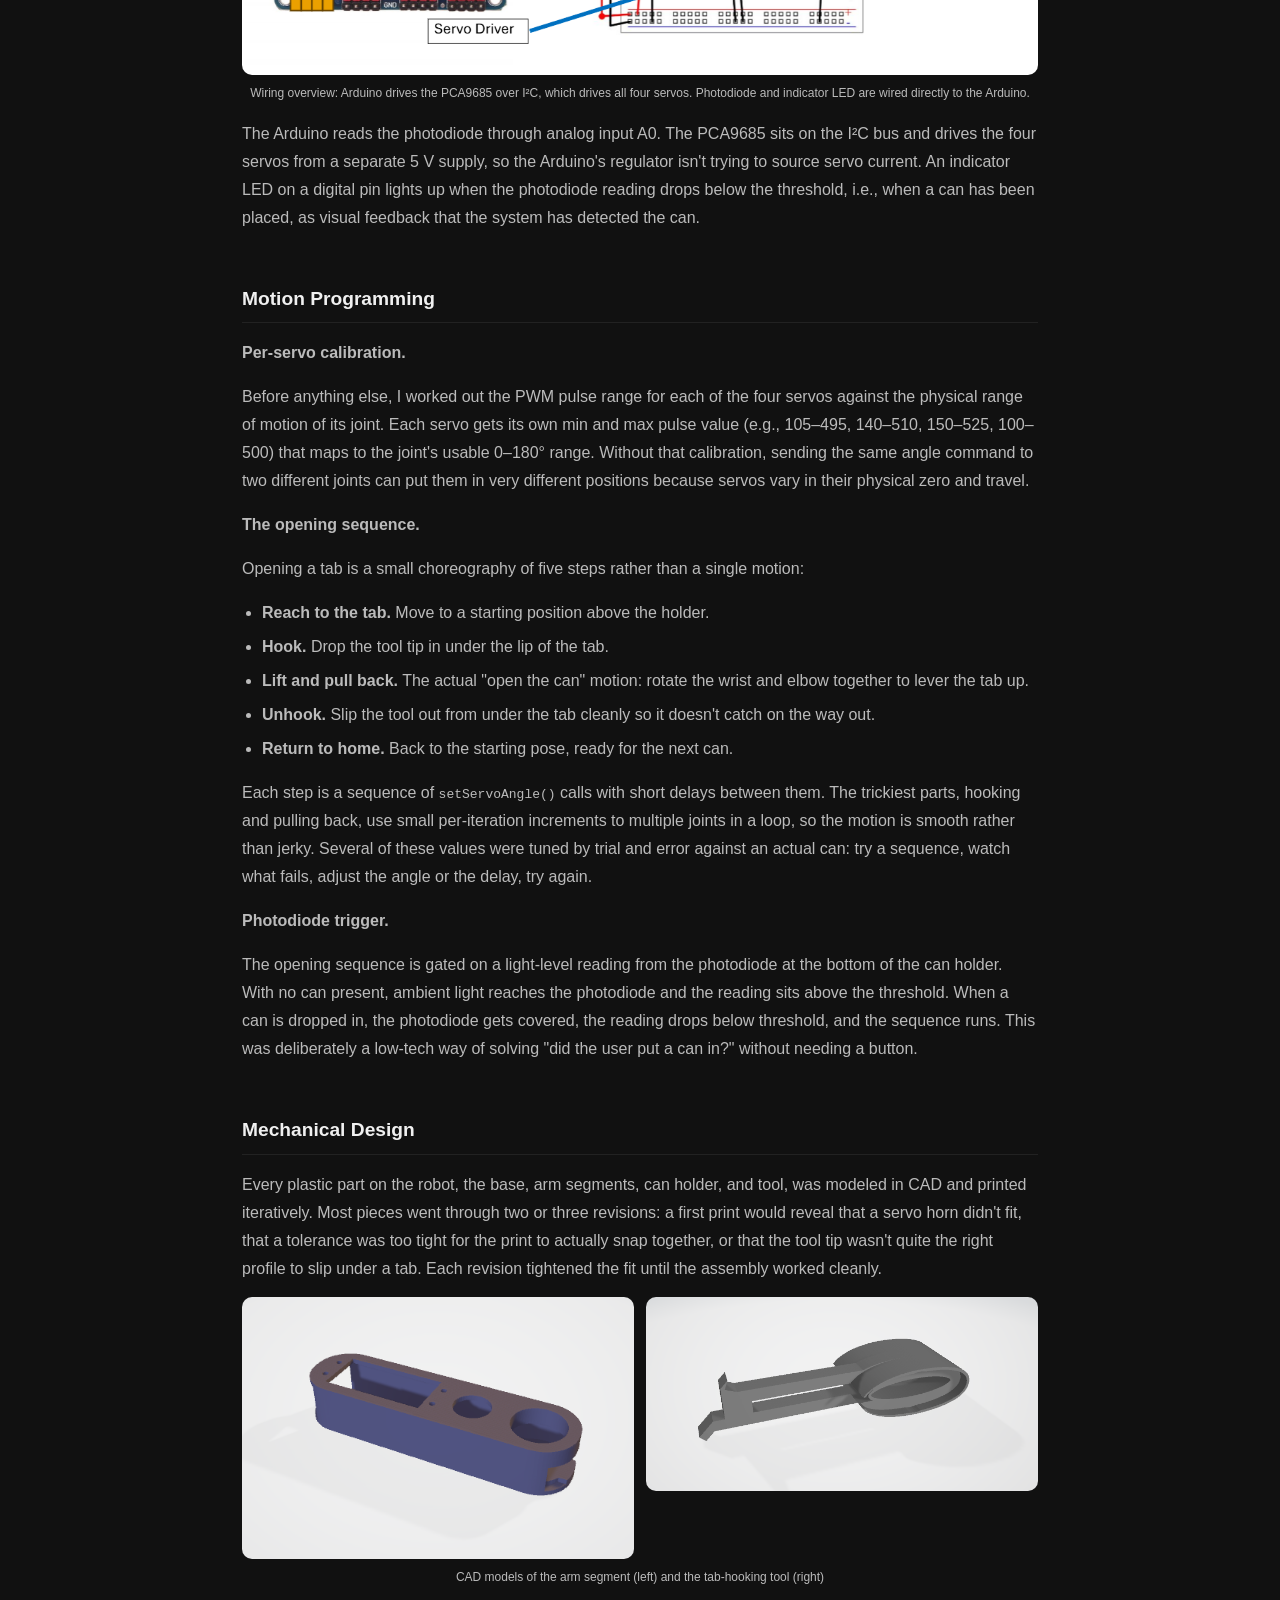
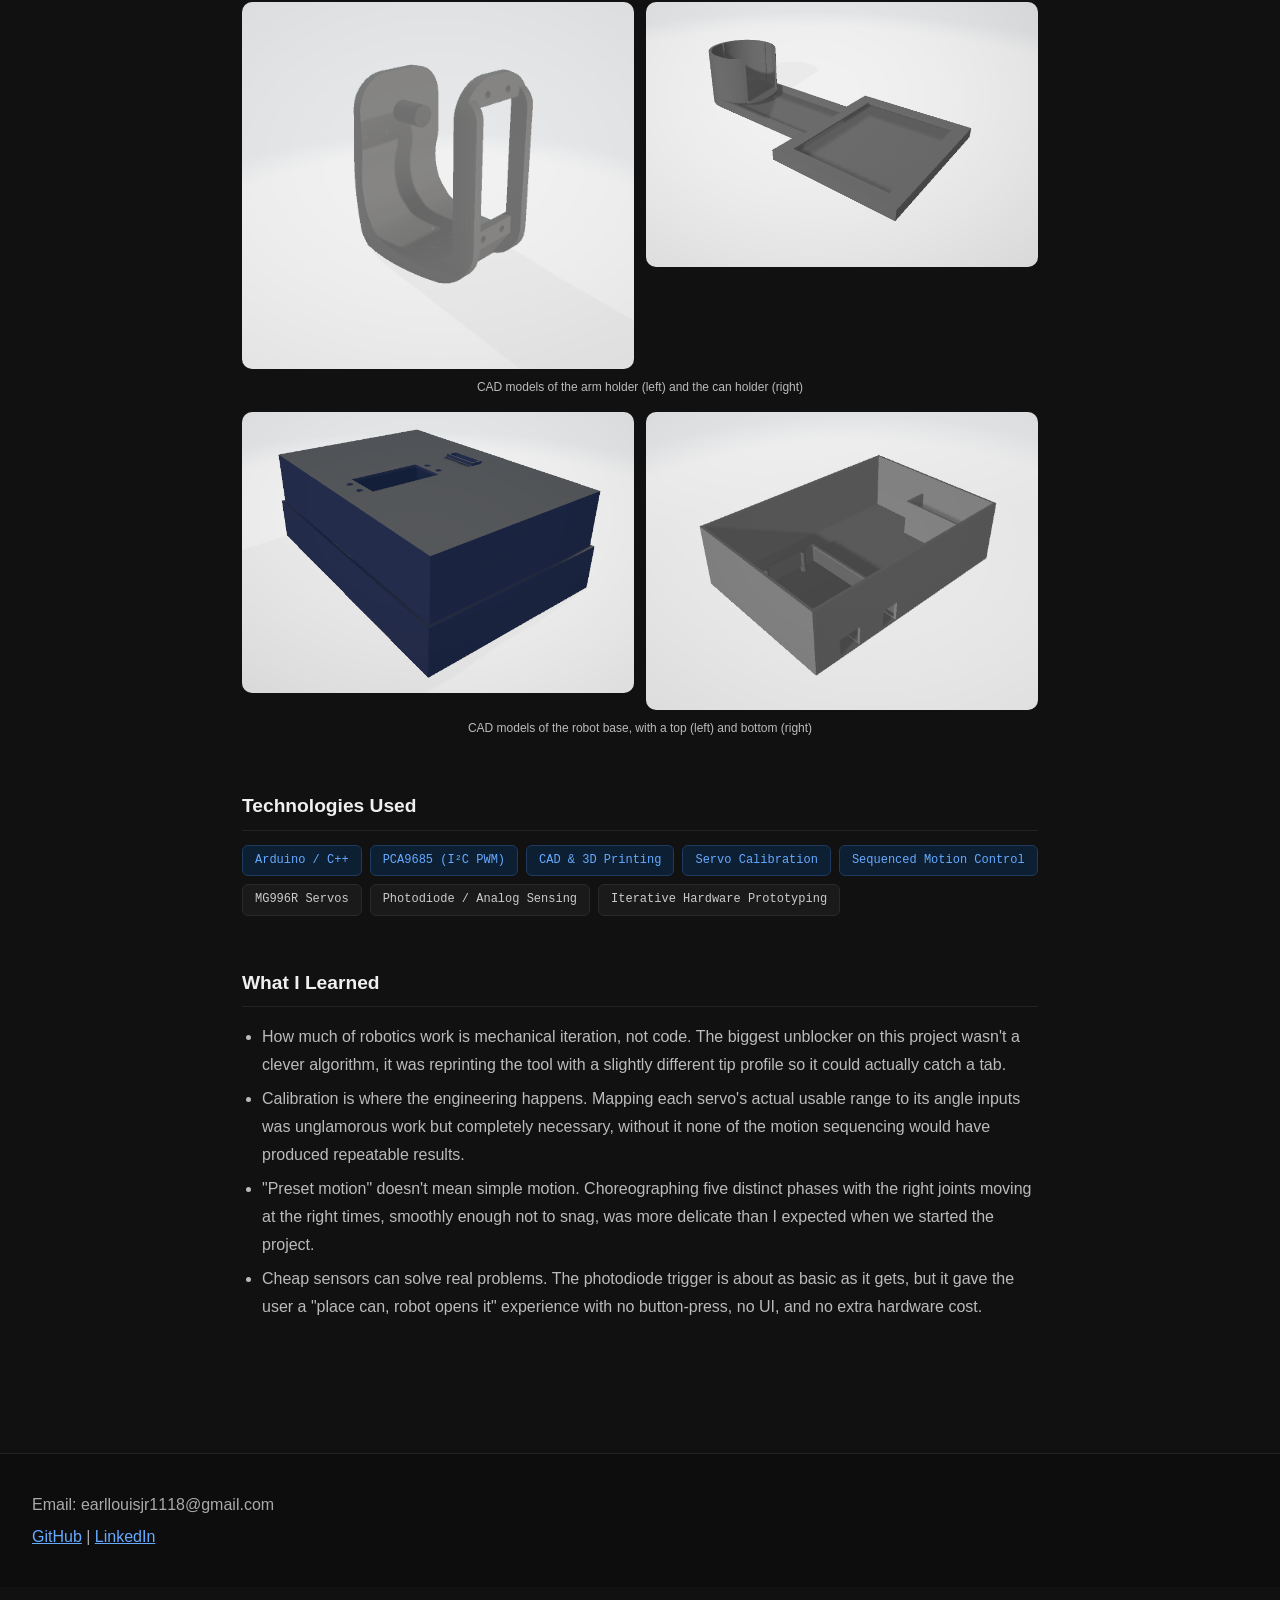
<file: projects/can-opener.html>
<!DOCTYPE html>
<html lang="en">
<head>
  <meta charset="UTF-8" />
  <meta name="viewport" content="width=device-width, initial-scale=1.0" />
  <title>Can-Opening Robot Arm | Earl Louis Jr</title>
  <link rel="stylesheet" href="../style.css" />
  <style>
    .project-page {
      max-width: 860px;
      margin: 0 auto;
      padding: 60px 32px 80px;
    }
 
    .project-page h1 {
      font-size: 2.2rem;
      margin-bottom: 8px;
    }
 
    .project-meta {
      display: flex;
      flex-wrap: wrap;
      gap: 10px;
      margin: 16px 0 40px;
    }
 
    .meta-tag {
      font-size: 12px;
      padding: 4px 12px;
      border-radius: 100px;
      border: 1px solid #333;
      color: #aaa;
      font-family: monospace;
      letter-spacing: 0.03em;
    }
 
    .project-page section {
      margin-bottom: 52px;
    }
 
    .project-page h2 {
      font-size: 1.2rem;
      font-weight: 600;
      color: #f0f0f0;
      margin-top: 0;
      margin-bottom: 14px;
      padding-bottom: 8px;
      border-bottom: 1px solid #222;
    }
 
    .project-page p {
      color: #bbb;
      line-height: 1.75;
      margin-bottom: 14px;
    }
 
    .project-page ul {
      color: #bbb;
      line-height: 1.75;
      padding-left: 20px;
      margin-bottom: 14px;
    }
 
    .project-page ul li {
      margin-bottom: 6px;
    }
 
    .highlight-box {
      background-color: #161f2e;
      border-left: 3px solid #66aaff;
      border-radius: 0 8px 8px 0;
      padding: 16px 20px;
      margin: 20px 0;
    }
 
    .highlight-box p {
      margin: 0;
      color: #99c4ff;
      font-size: 15px;
    }
 
    .tech-grid {
      display: flex;
      flex-wrap: wrap;
      gap: 8px;
      margin-top: 8px;
    }
 
    .tech-badge {
      font-size: 12px;
      font-family: monospace;
      padding: 5px 12px;
      background-color: #1a1a1a;
      border: 1px solid #2a2a2a;
      border-radius: 6px;
      color: #ccc;
    }
 
    .tech-badge.primary {
      border-color: #1e3a5f;
      color: #66aaff;
      background-color: #0d1f33;
    }
 
    .project-figure {
      width: 100%;
      border-radius: 10px;
      display: block;
      margin-bottom: 16px;
    }
 
    .figure-caption {
      font-size: 12px;
      color: #777;
      text-align: center;
      margin-top: -8px;
      margin-bottom: 20px;
    }
 
    .media-row {
      display: grid;
      grid-template-columns: 1fr 1fr;
      gap: 12px;
    }
 
    .role-note {
      background-color: #1a1a1a;
      border: 1px solid #2a2a2a;
      border-radius: 8px;
      padding: 14px 18px;
      margin-top: 16px;
      font-size: 13px;
      color: #888;
    }
 
    .role-note strong {
      color: #ccc;
    }
 
    .back-link {
      display: inline-flex;
      align-items: center;
      gap: 6px;
      color: #66aaff;
      text-decoration: none;
      font-size: 14px;
      margin-bottom: 32px;
    }
 
    .back-link:hover {
      text-decoration: underline;
    }
 
    @media (max-width: 600px) {
      .media-row { grid-template-columns: 1fr; }
      .project-page { padding: 40px 20px 60px; }
    }
  </style>
  <script async src="https://www.googletagmanager.com/gtag/js?id=G-N6VE0HB01G"></script>
  <script>
    window.dataLayer = window.dataLayer || [];
    function gtag(){dataLayer.push(arguments);}
    gtag('js', new Date());
  
    gtag('config', 'G-N6VE0HB01G');
  </script>
</head>
 
<body>
 
  <header class="site-header">
    <div class="container">
      <nav class="navbar">
        <a href="../index.html">Home</a>
        <a href="index.html">Projects</a>
        <a href="../experience/index.html">Experience</a>
        <a href="../assets/Earl_Louis_Resume.pdf">Resume</a>
        <a href="../contact.html">Contact</a>
      </nav>
    </div>
  </header>
 
  <div class="project-page">
 
    <a class="back-link" href="index.html">← All Projects</a>
 
    <h1>Can-Opening Robot Arm</h1>
    <p style="color:#888; margin-top:0; margin-bottom:0; font-size:15px;">ECE 3161 Introduction to Robotics &nbsp;·&nbsp; UConn, Spring 2025</p>
 
    <div class="project-meta">
      <span class="meta-tag">4-DOF Robot Arm</span>
      <span class="meta-tag">Servo Motion Control</span>
      <span class="meta-tag">3D-Printed Hardware</span>
      <span class="meta-tag">Arduino</span>
      <span class="meta-tag">Photodiode Trigger</span>
      <span class="meta-tag">PCA9685 PWM Driver</span>
    </div>
 
    <!-- OVERVIEW -->
    <section>
      <div class="role-note">
        <strong>Github Repo:</strong> <a href="https://github.com/earllouisjr/robot-arm-can-opener" target="_blank" rel="noopener noreferrer">robot-arm-can-opener</a>
      </div>
    </section>
    
    <section>  
      <h2>Overview</h2>
      <p>
        A 4-DOF servo-driven robotic arm that automatically opens a soda can placed in its
        holder. The whole machine is built around a 3D-printed structure I designed in CAD:
        base, two arm segments, can holder, and a custom tool that hooks under the tab. A
        photodiode in the can holder detects when a can has been placed, and the arm runs a
        hand-tuned motion sequence that hooks the tab, lifts it, and pulls it back to crack
        the can open.
      </p>
 
      <p>
        It was a course project framed around assistive use cases. Opening a can is one of
        those tasks that's easy to overlook unless you have limited grip strength, at which
        point it can be a real daily problem. The motion sequencing problem is also a nice
        small-scale example of how an industrial pick-and-place task gets built up: figure
        out the physical steps required, then encode them as joint-angle setpoints with the
        right timing between them.
      </p>
 
      <div class="role-note">
        <strong>My role:</strong> I owned the CAD design and 3D modeling (base, arms, can
        holder, tool), the electronics integration (Arduino + PCA9685 servo driver + photodiode),
        the per-joint servo calibration, and all of the motion programming. Other teammates inital designs, 
        documentation and presentation.
      </div>
    </section>
 
    <!-- DEMO -->
    <section>
      <h2>Demo</h2>
      <p>
        Full opening sequence triggered by placing a can in the holder. The photodiode at
        the bottom of the holder reads the drop in ambient light, the arm runs its hooking
        and lifting motion, and the tab cracks open.
      </p>
      <video controls preload="metadata" poster="../assets/projects/can-opener/demo-poster.jpg" style="width:100%; border-radius:10px; background:#000; margin-top:8px;">
        <source src="../assets/projects/can-opener/demo.mp4" type="video/mp4">
        Your browser does not support embedded video.
      </video>
    </section>
 
    <!-- ASSEMBLY -->
    <section>
      <h2>The Robot</h2>
 
      <img class="project-figure" src="../assets/projects/can-opener/robot.jpg" alt="Assembled robot showing the 3D-printed base, two-segment arm, can holder, and tool" />
      <p class="figure-caption">Assembled robot: 3D-printed base / electronics housing, two-segment arm with four servos, can holder with embedded photodiode, and the tab-hooking tool</p>
 
      <p>
        Everything mechanical was 3D-printed from CAD I designed: the two-piece base that
        houses the Arduino and servo driver, the two arm segments, the cylindrical can holder
        with a slot for the photodiode at its base, and the tool itself which was a thin hooked
        end-effector shaped specifically to slip under a soda-can tab and pull it back.
      </p>
 
      <p>
        The arm has four servos: a base rotation joint, a shoulder, an elbow, and a wrist
        that controls the tool angle. All four are driven by a PCA9685 16-channel PWM driver
        over I²C from an Arduino Uno R3, which keeps the servo PWM signal off the Arduino's
        own timers and lets all four servos hold position cleanly at the same time.
      </p>
    </section>
 
    <!-- HARDWARE / ELECTRONICS -->
    <section>
      <h2>Electronics</h2>
 
      <img class="project-figure" src="../assets/projects/can-opener/schematic.png" alt="Wiring diagram showing Arduino, PCA9685 servo driver, four servos, photodiode and indicator LED" />
      <p class="figure-caption">Wiring overview: Arduino drives the PCA9685 over I²C, which drives all four servos. Photodiode and indicator LED are wired directly to the Arduino.</p>
 
      <p>
        The Arduino reads the photodiode through analog input A0. The PCA9685 sits on the I²C
        bus and drives the four servos from a separate 5 V supply, so the Arduino's regulator
        isn't trying to source servo current. An indicator LED on a digital pin lights up when
        the photodiode reading drops below the threshold, i.e., when a can has been placed,
        as visual feedback that the system has detected the can.
      </p>
    </section>
 
    <!-- MOTION PROGRAMMING -->
    <section>
      <h2>Motion Programming</h2>
 
      <p><strong>Per-servo calibration.</strong></p>
      <p>
        Before anything else, I worked out the PWM pulse range for each of the four servos
        against the physical range of motion of its joint. Each servo gets its own min and
        max pulse value (e.g., 105–495, 140–510, 150–525, 100–500) that maps to the joint's
        usable 0–180° range. Without that calibration, sending the same angle command to two
        different joints can put them in very different positions because servos vary in
        their physical zero and travel.
      </p>
 
      <p><strong>The opening sequence.</strong></p>
      <p>
        Opening a tab is a small choreography of five steps rather than a single motion:
      </p>
      <ul>
        <li><strong>Reach to the tab.</strong> Move to a starting position above the holder.</li>
        <li><strong>Hook.</strong> Drop the tool tip in under the lip of the tab.</li>
        <li><strong>Lift and pull back.</strong> The actual "open the can" motion: rotate the wrist and elbow together to lever the tab up.</li>
        <li><strong>Unhook.</strong> Slip the tool out from under the tab cleanly so it doesn't catch on the way out.</li>
        <li><strong>Return to home.</strong> Back to the starting pose, ready for the next can.</li>
      </ul>
 
      <p>
        Each step is a sequence of <code>setServoAngle()</code> calls with short delays
        between them. The trickiest parts, hooking and pulling back, use small per-iteration
        increments to multiple joints in a loop, so the motion is smooth rather than jerky.
        Several of these values were tuned by trial and error against an actual can: try a
        sequence, watch what fails, adjust the angle or the delay, try again.
      </p>
 
      <p><strong>Photodiode trigger.</strong></p>
      <p>
        The opening sequence is gated on a light-level reading from the photodiode at the
        bottom of the can holder. With no can present, ambient light reaches the photodiode
        and the reading sits above the threshold. When a can is dropped in, the photodiode
        gets covered, the reading drops below threshold, and the sequence runs. This was
        deliberately a low-tech way of solving "did the user put a can in?" without needing
        a button.
      </p>
    </section>
 
    <!-- CAD -->
    <section>
      <h2>Mechanical Design</h2>
      <p>
        Every plastic part on the robot, the base, arm segments, can holder, and tool, was modeled
        in CAD and printed iteratively. Most pieces went through two or three revisions: a
        first print would reveal that a servo horn didn't fit, that a tolerance was too tight
        for the print to actually snap together, or that the tool tip wasn't quite the right
        profile to slip under a tab. Each revision tightened the fit until the assembly worked
        cleanly.
      </p>
 
      <div class="media-row">
        <img class="project-figure" src="../assets/projects/can-opener/cad-arm.png" alt="CAD render of one of the arm segments" />
        <img class="project-figure" src="../assets/projects/can-opener/cad-tool.png" alt="CAD render of the can opener tool" />
      </div>
      <p class="figure-caption">CAD models of the arm segment (left) and the tab-hooking tool (right)</p>

      <div class="media-row">
        <img class="project-figure" src="../assets/projects/can-opener/cad-base.png" alt="CAD render of the arm base" />
        <img class="project-figure" src="../assets/projects/can-opener/cad-holder.png" alt="CAD render of the can holder and wiring tray" />
      </div>
      <p class="figure-caption">CAD models of the arm holder (left) and the can holder (right)</p>

      <div class="media-row">
        <img class="project-figure" src="../assets/projects/can-opener/cad-top.png" alt="CAD render of the robot base top" />
        <img class="project-figure" src="../assets/projects/can-opener/cad-bottom.png" alt="CAD render of the robot base bottom" />
      </div>
      <p class="figure-caption">CAD models of the robot base, with a top (left) and bottom (right)</p>
    </section>
 
    <!-- TECHNOLOGIES -->
    <section>
      <h2>Technologies Used</h2>
      <div class="tech-grid">
        <span class="tech-badge primary">Arduino / C++</span>
        <span class="tech-badge primary">PCA9685 (I²C PWM)</span>
        <span class="tech-badge primary">CAD &amp; 3D Printing</span>
        <span class="tech-badge primary">Servo Calibration</span>
        <span class="tech-badge primary">Sequenced Motion Control</span>
        <span class="tech-badge">MG996R Servos</span>
        <span class="tech-badge">Photodiode / Analog Sensing</span>
        <span class="tech-badge">Iterative Hardware Prototyping</span>
      </div>
    </section>
 
    <!-- WHAT I LEARNED -->
    <section>
      <h2>What I Learned</h2>
      <ul>
        <li>How much of robotics work is mechanical iteration, not code. The biggest
        unblocker on this project wasn't a clever algorithm, it was reprinting the tool
        with a slightly different tip profile so it could actually catch a tab.</li>
        <li>Calibration is where the engineering happens. Mapping each servo's actual usable
        range to its angle inputs was unglamorous work but completely necessary, without it
        none of the motion sequencing would have produced repeatable results.</li>
        <li>"Preset motion" doesn't mean simple motion. Choreographing five distinct phases
        with the right joints moving at the right times, smoothly enough not to snag, was
        more delicate than I expected when we started the project.</li>
        <li>Cheap sensors can solve real problems. The photodiode trigger is about as basic
        as it gets, but it gave the user a "place can, robot opens it" experience with no
        button-press, no UI, and no extra hardware cost.</li>
      </ul>
    </section>
 
  </div>
 
  <footer class="site-footer">
    <div class="container">
      <p>Email: earllouisjr1118@gmail.com</p>
      <p>
        <a href="https://github.com/earllouisjr">GitHub</a> |
        <a href="https://www.linkedin.com/in/earl-louis-him/">LinkedIn</a>
      </p>
    </div>
  </footer>
 
</body>
</html>
</file>
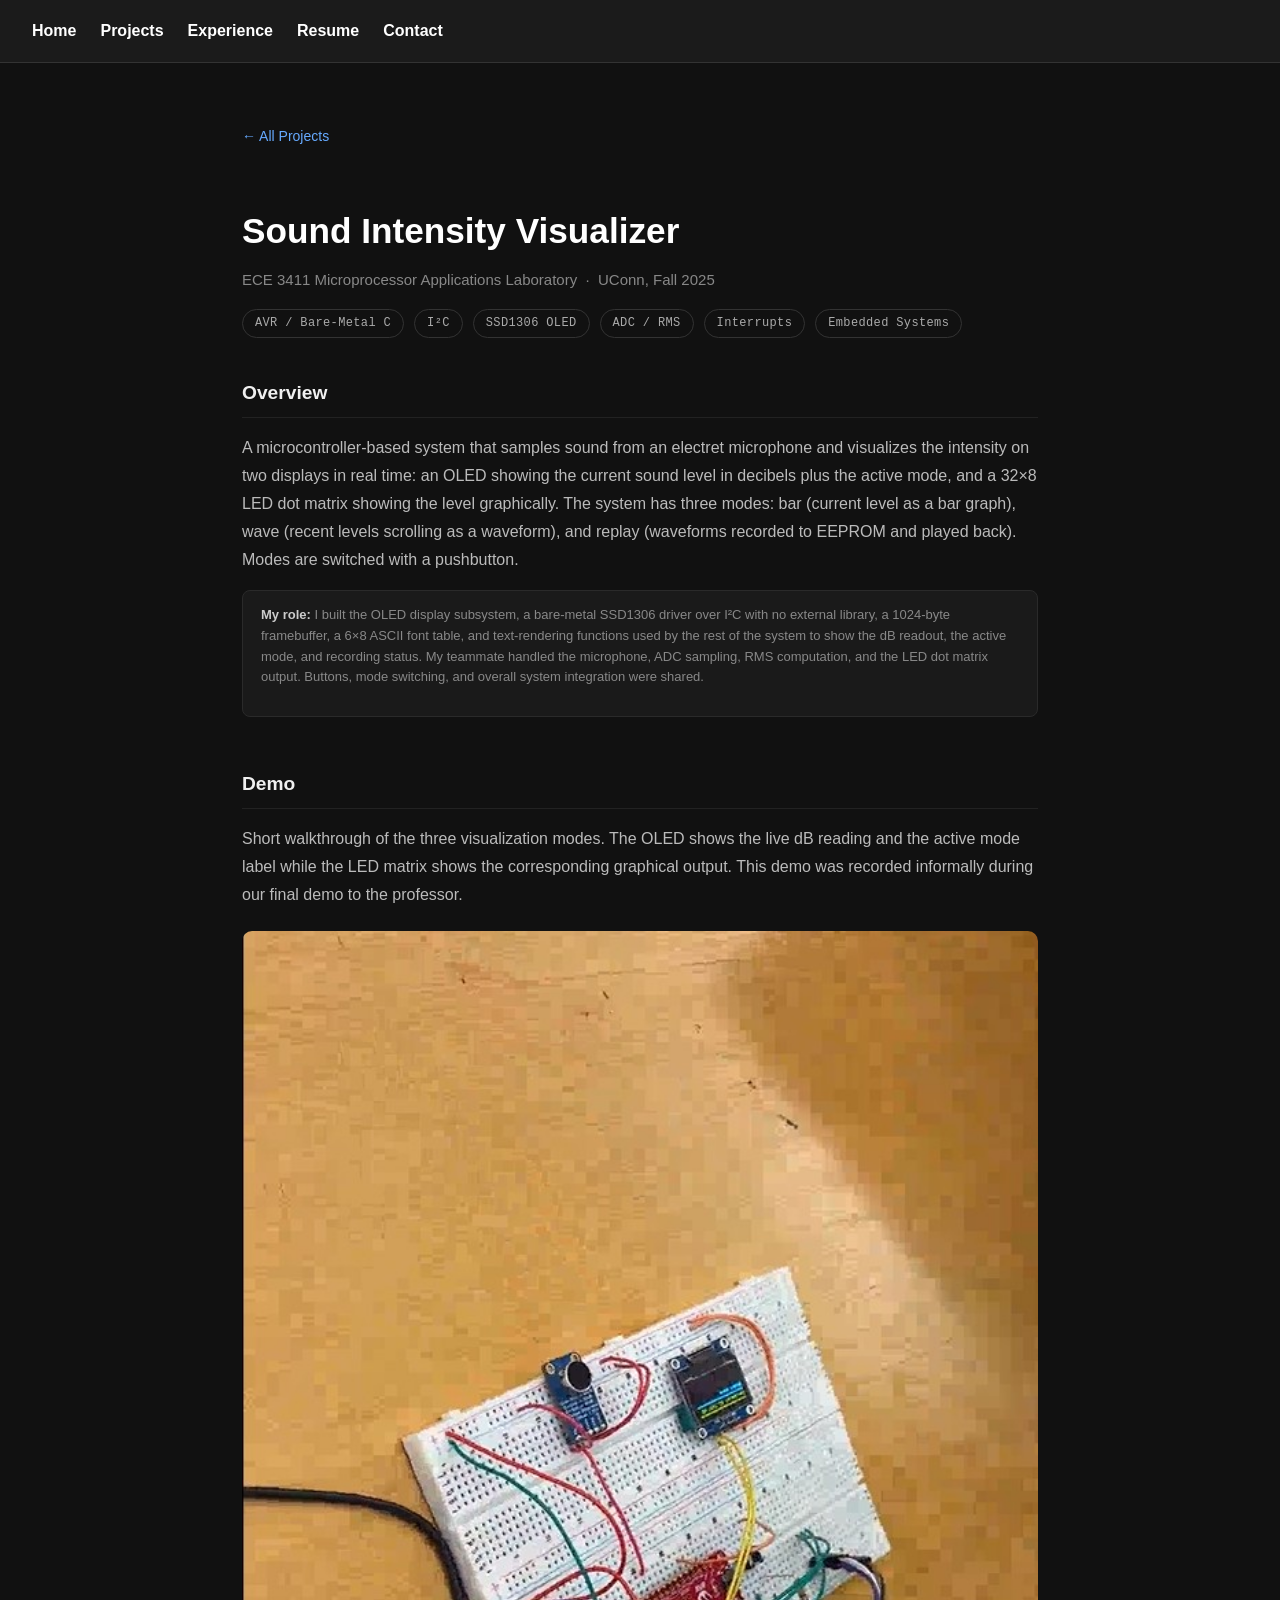
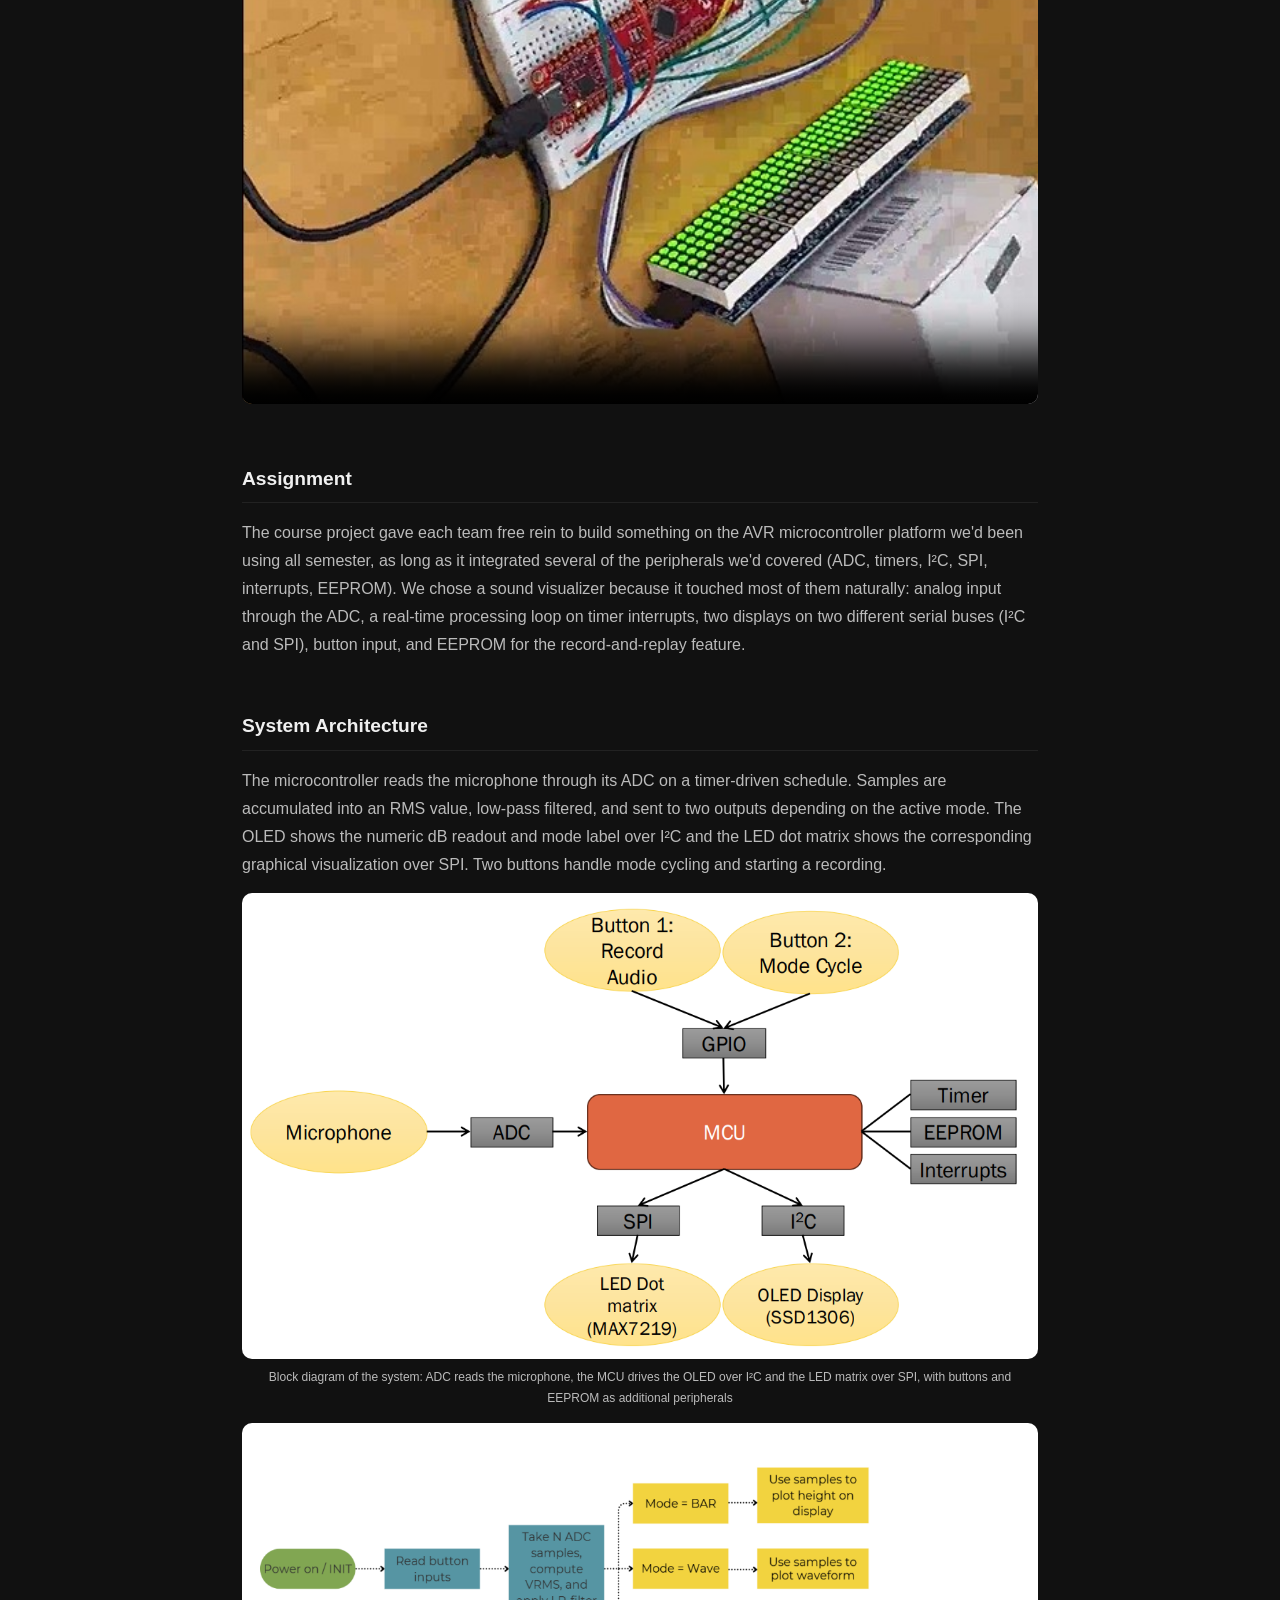
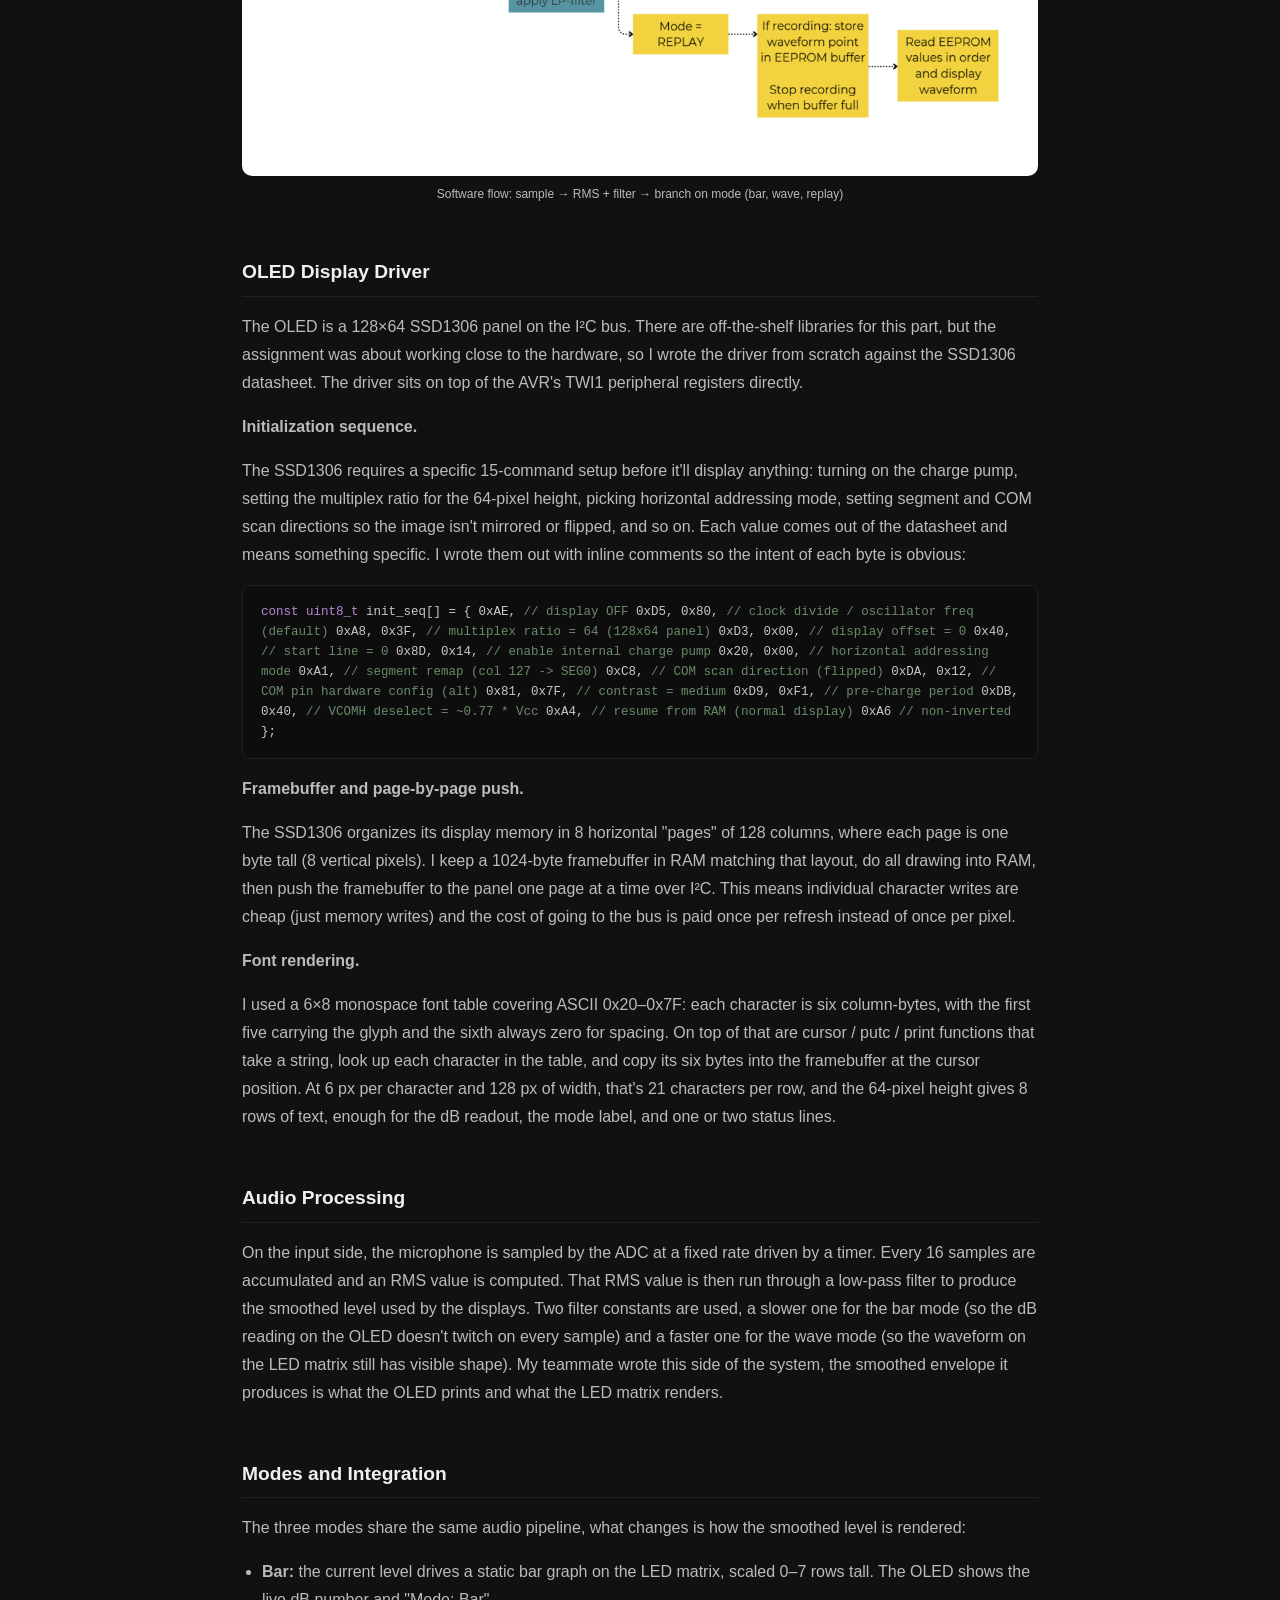
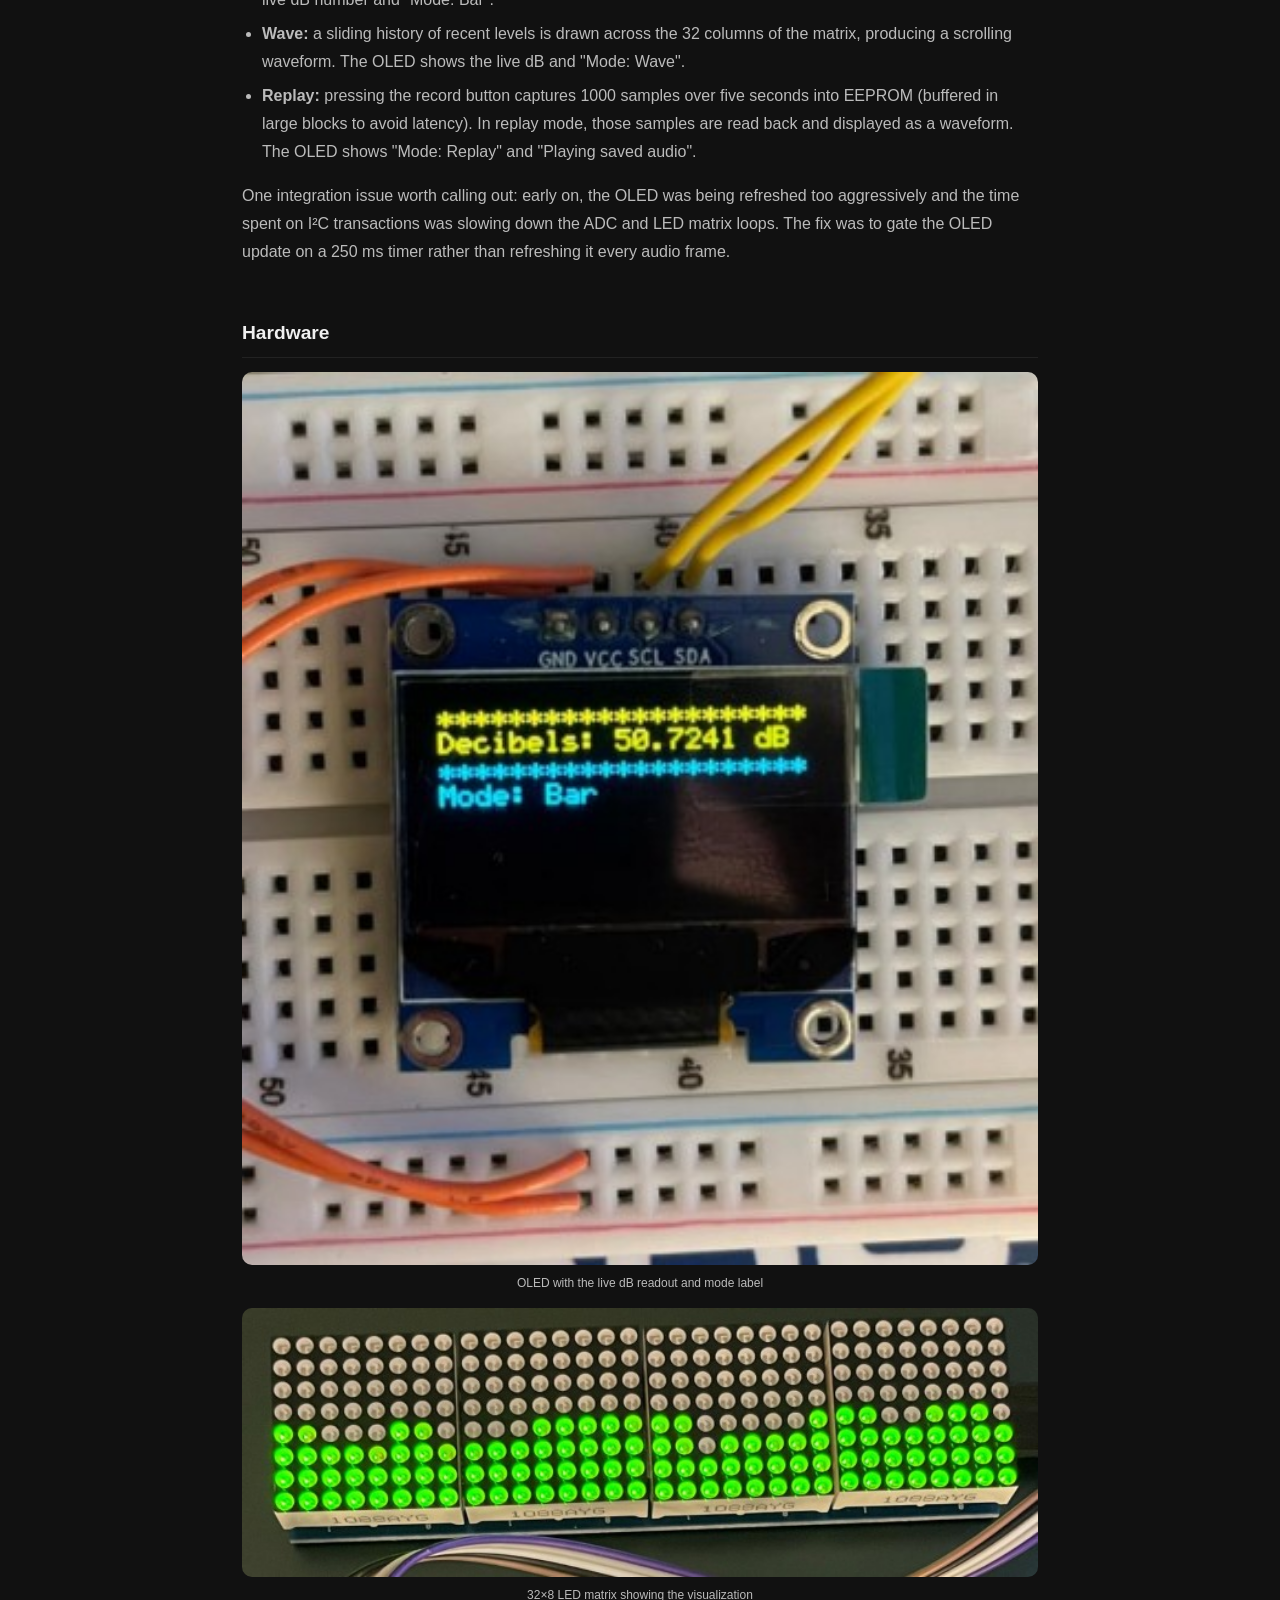
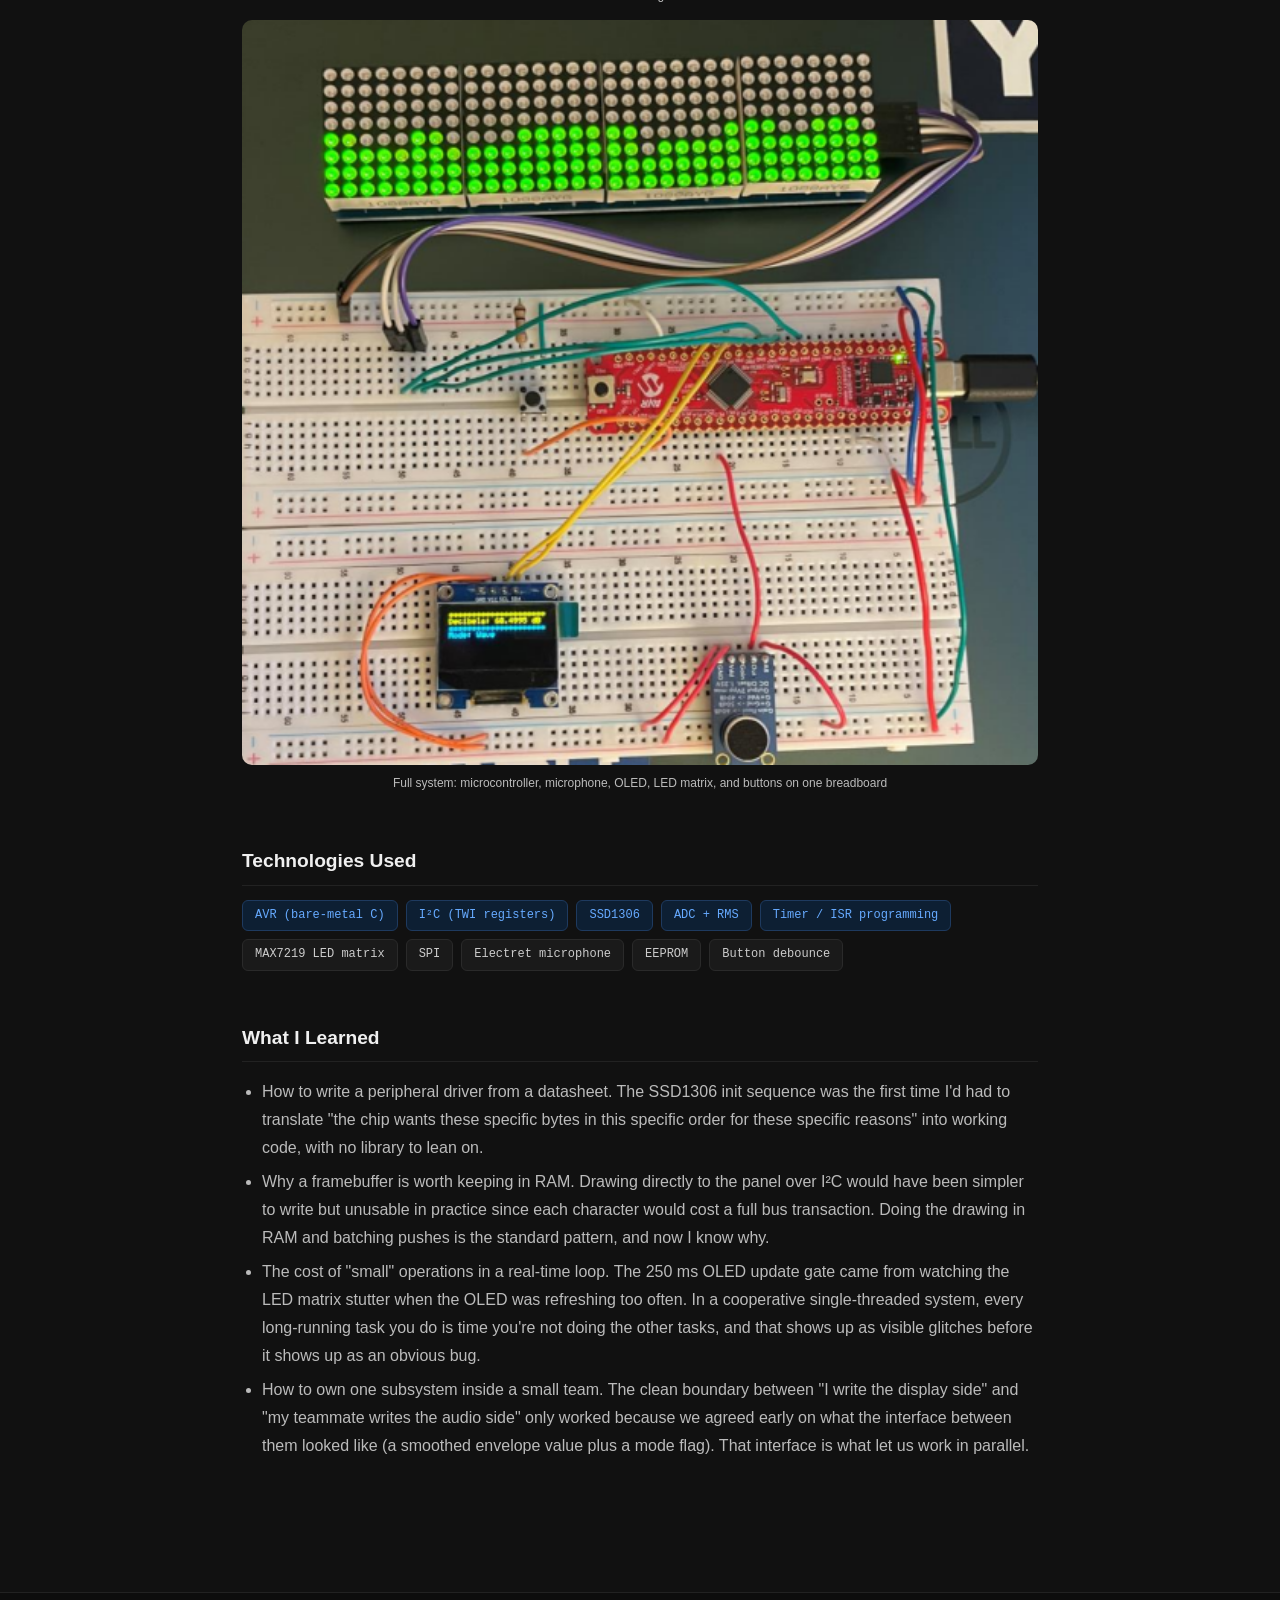
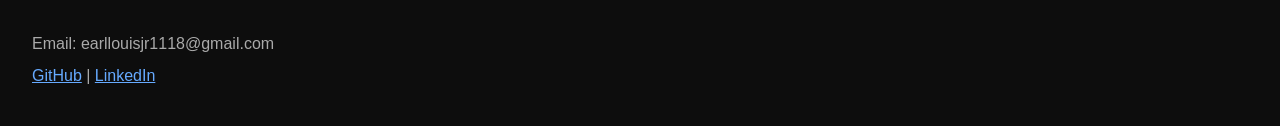
<file: projects/sound-visualizer.html>
<!DOCTYPE html>
<html lang="en">
<head>
  <meta charset="UTF-8" />
  <meta name="viewport" content="width=device-width, initial-scale=1.0" />
  <title>Sound Intensity Visualizer | Earl Louis Jr</title>
  <link rel="stylesheet" href="../style.css" />
  <style>
    .project-page {
      max-width: 860px;
      margin: 0 auto;
      padding: 60px 32px 80px;
    }
 
    .project-page h1 {
      font-size: 2.2rem;
      margin-bottom: 8px;
    }
 
    .project-meta {
      display: flex;
      flex-wrap: wrap;
      gap: 10px;
      margin: 16px 0 40px;
    }
 
    .meta-tag {
      font-size: 12px;
      padding: 4px 12px;
      border-radius: 100px;
      border: 1px solid #333;
      color: #aaa;
      font-family: monospace;
      letter-spacing: 0.03em;
    }
 
    .project-page section {
      margin-bottom: 52px;
    }
 
    .project-page h2 {
      font-size: 1.2rem;
      font-weight: 600;
      color: #f0f0f0;
      margin-top: 0;
      margin-bottom: 14px;
      padding-bottom: 8px;
      border-bottom: 1px solid #222;
    }
 
    .project-page p {
      color: #bbb;
      line-height: 1.75;
      margin-bottom: 14px;
    }
 
    .project-page ul {
      color: #bbb;
      line-height: 1.75;
      padding-left: 20px;
      margin-bottom: 14px;
    }
 
    .project-page ul li {
      margin-bottom: 6px;
    }
 
    .highlight-box {
      background-color: #161f2e;
      border-left: 3px solid #66aaff;
      border-radius: 0 8px 8px 0;
      padding: 16px 20px;
      margin: 20px 0;
    }
 
    .highlight-box p {
      margin: 0;
      color: #99c4ff;
      font-size: 15px;
    }
 
    .tech-grid {
      display: flex;
      flex-wrap: wrap;
      gap: 8px;
      margin-top: 8px;
    }
 
    .tech-badge {
      font-size: 12px;
      font-family: monospace;
      padding: 5px 12px;
      background-color: #1a1a1a;
      border: 1px solid #2a2a2a;
      border-radius: 6px;
      color: #ccc;
    }
 
    .tech-badge.primary {
      border-color: #1e3a5f;
      color: #66aaff;
      background-color: #0d1f33;
    }
 
    .project-figure {
      width: 100%;
      border-radius: 10px;
      display: block;
      margin-bottom: 16px;
    }
 
    .figure-caption {
      font-size: 12px;
      color: #777;
      text-align: center;
      margin-top: -8px;
      margin-bottom: 20px;
    }
 
    .media-row {
      display: grid;
      grid-template-columns: 1fr 1fr;
      gap: 12px;
    }
 
    .role-note {
      background-color: #1a1a1a;
      border: 1px solid #2a2a2a;
      border-radius: 8px;
      padding: 14px 18px;
      margin-top: 16px;
      font-size: 13px;
      color: #888;
    }
 
    .role-note strong {
      color: #ccc;
    }
 
    .code-block {
      background-color: #0d0d0d;
      border: 1px solid #1f1f1f;
      border-radius: 8px;
      padding: 16px 18px;
      margin: 16px 0;
      overflow-x: auto;
      font-family: ui-monospace, "SF Mono", Menlo, Consolas, monospace;
      font-size: 12.5px;
      line-height: 1.6;
      color: #c8c8c8;
    }
 
    .code-block .c-comment { color: #6a8a6a; }
    .code-block .c-keyword { color: #b48ad6; }
    .code-block .c-string { color: #cfa66b; }
 
    .back-link {
      display: inline-flex;
      align-items: center;
      gap: 6px;
      color: #66aaff;
      text-decoration: none;
      font-size: 14px;
      margin-bottom: 32px;
    }
 
    .back-link:hover {
      text-decoration: underline;
    }
 
    @media (max-width: 600px) {
      .media-row { grid-template-columns: 1fr; }
      .project-page { padding: 40px 20px 60px; }
    }
  </style>
  <script async src="https://www.googletagmanager.com/gtag/js?id=G-N6VE0HB01G"></script>
  <script>
    window.dataLayer = window.dataLayer || [];
    function gtag(){dataLayer.push(arguments);}
    gtag('js', new Date());
  
    gtag('config', 'G-N6VE0HB01G');
  </script>
</head>
 
<body>
 
  <header class="site-header">
    <div class="container">
      <nav class="navbar">
        <a href="../index.html">Home</a>
        <a href="index.html">Projects</a>
        <a href="../experience/index.html">Experience</a>
        <a href="../assets/Earl_Louis_Resume.pdf">Resume</a>
        <a href="../contact.html">Contact</a>
      </nav>
    </div>
  </header>
 
  <div class="project-page">
 
    <a class="back-link" href="index.html">← All Projects</a>
 
    <h1>Sound Intensity Visualizer</h1>
    <p style="color:#888; margin-top:0; margin-bottom:0; font-size:15px;">ECE 3411 Microprocessor Applications Laboratory &nbsp;·&nbsp; UConn, Fall 2025</p>
 
    <div class="project-meta">
      <span class="meta-tag">AVR / Bare-Metal C</span>
      <span class="meta-tag">I²C</span>
      <span class="meta-tag">SSD1306 OLED</span>
      <span class="meta-tag">ADC / RMS</span>
      <span class="meta-tag">Interrupts</span>
      <span class="meta-tag">Embedded Systems</span>
    </div>
 
    <!-- OVERVIEW -->
    <section>
      <h2>Overview</h2>
      <p>
        A microcontroller-based system that samples sound from an electret microphone and visualizes
        the intensity on two displays in real time: an OLED showing the current sound level in decibels
        plus the active mode, and a 32×8 LED dot matrix showing the level graphically. The system has
        three modes: bar (current level as a bar graph), wave (recent levels scrolling as a waveform),
        and replay (waveforms recorded to EEPROM and played back). Modes are switched with a pushbutton.
      </p>
 
      <div class="role-note">
        <strong>My role:</strong> I built the OLED display subsystem, a bare-metal SSD1306
        driver over I²C with no external library, a 1024-byte framebuffer, a 6×8 ASCII font table, and
        text-rendering functions used by the rest of the system to show the dB readout, the active mode,
        and recording status. My teammate handled the microphone, ADC sampling, RMS computation, and
        the LED dot matrix output. Buttons, mode switching, and overall system integration were shared.
      </p>
    </section>
 
    <!-- DEMO -->
    <section>
      <h2>Demo</h2>
      <p>
        Short walkthrough of the three visualization modes. The OLED shows the live dB reading and the
        active mode label while the LED matrix shows the corresponding graphical output. This demo was 
        recorded informally during our final demo to the professor.
      </p>
      <video controls preload="metadata" poster="../assets/projects/sound-visualizer/demo-poster.jpg" style="width:100%; border-radius:10px; background:#000; margin-top:8px;">
        <source src="../assets/projects/sound-visualizer/demo.MP4" type="video/mp4">
        Your browser does not support embedded video.
      </video>
    </section>
 
    <!-- ASSIGNMENT -->
    <section>
      <h2>Assignment</h2>
      <p>
        The course project gave each team free rein to build something on the AVR microcontroller platform
        we'd been using all semester, as long as it integrated several of the peripherals we'd covered
        (ADC, timers, I²C, SPI, interrupts, EEPROM). We chose a sound visualizer because it touched
        most of them naturally: analog input through the ADC, a real-time processing loop on timer
        interrupts, two displays on two different serial buses (I²C and SPI), button input, and EEPROM
        for the record-and-replay feature.
      </p>
    </section>
 
    <!-- SYSTEM ARCHITECTURE -->
    <section>
      <h2>System Architecture</h2>
      <p>
        The microcontroller reads the microphone through its ADC on a timer-driven schedule. Samples
        are accumulated into an RMS value, low-pass filtered, and sent to two outputs depending
        on the active mode. The OLED shows the numeric dB readout and mode label over I²C and the LED
        dot matrix shows the corresponding graphical visualization over SPI. Two buttons handle mode
        cycling and starting a recording.
      </p>
 
      <img class="project-figure" src="../assets/projects/sound-visualizer/schematic.png" alt="Block diagram showing microcontroller peripherals connected to microphone, OLED, LED matrix, buttons, and EEPROM" />
      <p class="figure-caption">Block diagram of the system: ADC reads the microphone, the MCU drives the OLED over I²C and the LED matrix over SPI, with buttons and EEPROM as additional peripherals</p>
 
      <img class="project-figure" src="../assets/projects/sound-visualizer/software-flow.png" alt="Software flow diagram showing power-on, button input, ADC sampling and RMS computation, and the three display modes" />
      <p class="figure-caption">Software flow: sample → RMS + filter → branch on mode (bar, wave, replay)</p>
    </section>
 
    <!-- OLED DRIVER -->
    <section>
      <h2>OLED Display Driver</h2>
      <p>
        The OLED is a 128×64 SSD1306 panel on the I²C bus. There are off-the-shelf libraries
        for this part, but the assignment was about working close to the hardware, so I wrote the driver
        from scratch against the SSD1306 datasheet. The driver sits on top of the AVR's TWI1 peripheral
        registers directly.
      </p>
 
      <p><strong>Initialization sequence.</strong></p>
      <p>
        The SSD1306 requires a specific 15-command setup before it'll display anything: turning on the
        charge pump, setting the multiplex ratio for the 64-pixel height, picking horizontal addressing
        mode, setting segment and COM scan directions so the image isn't mirrored or flipped, and so on.
        Each value comes out of the datasheet and means something specific. I wrote them out with inline
        comments so the intent of each byte is obvious:
      </p>
 
<div class="code-block">
<span class="c-keyword">const uint8_t</span> init_seq[] = {
    0xAE,            <span class="c-comment">// display OFF</span>
    0xD5, 0x80,      <span class="c-comment">// clock divide / oscillator freq (default)</span>
    0xA8, 0x3F,      <span class="c-comment">// multiplex ratio = 64 (128x64 panel)</span>
    0xD3, 0x00,      <span class="c-comment">// display offset = 0</span>
    0x40,            <span class="c-comment">// start line = 0</span>
    0x8D, 0x14,      <span class="c-comment">// enable internal charge pump</span>
    0x20, 0x00,      <span class="c-comment">// horizontal addressing mode</span>
    0xA1,            <span class="c-comment">// segment remap (col 127 -> SEG0)</span>
    0xC8,            <span class="c-comment">// COM scan direction (flipped)</span>
    0xDA, 0x12,      <span class="c-comment">// COM pin hardware config (alt)</span>
    0x81, 0x7F,      <span class="c-comment">// contrast = medium</span>
    0xD9, 0xF1,      <span class="c-comment">// pre-charge period</span>
    0xDB, 0x40,      <span class="c-comment">// VCOMH deselect = ~0.77 * Vcc</span>
    0xA4,            <span class="c-comment">// resume from RAM (normal display)</span>
    0xA6             <span class="c-comment">// non-inverted</span>
};
</div>
 
      <p><strong>Framebuffer and page-by-page push.</strong></p>
      <p>
        The SSD1306 organizes its display memory in 8 horizontal "pages" of 128 columns, where each page
        is one byte tall (8 vertical pixels). I keep a 1024-byte framebuffer in RAM matching that layout,
        do all drawing into RAM, then push the framebuffer to the panel one page at a time over I²C.
        This means individual character writes are cheap (just memory writes) and the cost of going
        to the bus is paid once per refresh instead of once per pixel.
      </p>
 
      <p><strong>Font rendering.</strong></p>
      <p>
        I used a 6×8 monospace font table covering ASCII 0x20–0x7F: each character is six column-bytes,
        with the first five carrying the glyph and the sixth always zero for spacing. On top of that
        are cursor / putc / print functions that take a string, look up each character in the table, and
        copy its six bytes into the framebuffer at the cursor position. At 6 px per character and 128 px
        of width, that's 21 characters per row, and the 64-pixel height gives 8 rows of text, enough
        for the dB readout, the mode label, and one or two status lines.
      </p>
    </section>
 
    <!-- AUDIO PROCESSING -->
    <section>
      <h2>Audio Processing</h2>
      <p>
        On the input side, the microphone is sampled by the ADC at a fixed rate driven by a timer. Every
        16 samples are accumulated and an RMS value is computed. That RMS value is then run through
        a low-pass filter to produce the smoothed level used by the displays. Two filter constants are
        used, a slower one for the bar mode (so the dB reading on the OLED doesn't twitch on every
        sample) and a faster one for the wave mode (so the waveform on the LED matrix still has visible
        shape). My teammate wrote this side of the system, the smoothed envelope it produces is what
        the OLED prints and what the LED matrix renders.
      </p>
    </section>
 
    <!-- INTEGRATION -->
    <section>
      <h2>Modes and Integration</h2>
      <p>
        The three modes share the same audio pipeline, what changes is how the smoothed level is
        rendered:
      </p>
      <ul>
        <li><strong>Bar:</strong> the current level drives a static bar graph on the LED matrix, scaled
        0–7 rows tall. The OLED shows the live dB number and "Mode: Bar".</li>
        <li><strong>Wave:</strong> a sliding history of recent levels is drawn across the 32 columns
        of the matrix, producing a scrolling waveform. The OLED shows the live dB and "Mode: Wave".</li>
        <li><strong>Replay:</strong> pressing the record button captures 1000 samples over five seconds
        into EEPROM (buffered in large blocks to avoid latency). In replay mode, those samples are read
        back and displayed as a waveform. The OLED shows "Mode: Replay" and "Playing saved audio".</li>
      </ul>
      <p>
        One integration issue worth calling out: early on, the OLED was being refreshed too aggressively
        and the time spent on I²C transactions was slowing down the ADC and LED matrix loops. The fix
        was to gate the OLED update on a 250 ms timer rather than refreshing it every audio frame.
      </p>
    </section>
 
    <!-- HARDWARE -->
    <section>
      <h2>Hardware</h2>
            
      <img class="project-figure" src="../assets/projects/sound-visualizer/oled-readout.jpg" alt="OLED showing live decibel reading and bar mode" />
      <p class="figure-caption">OLED with the live dB readout and mode label</p>
      
      <img class="project-figure" src="../assets/projects/sound-visualizer/led-matrix.jpg" alt="32 by 8 LED dot matrix lit up green showing sound level visualization in wave mode" />
      <p class="figure-caption">32×8 LED matrix showing the visualization</p>

      <img class="project-figure" src="../assets/projects/sound-visualizer/breadboard.png" alt="Full system on a breadboard showing microcontroller, microphone, OLED, LED matrix, and buttons" />
      <p class="figure-caption">Full system: microcontroller, microphone, OLED, LED matrix, and buttons on one breadboard</p>
      
    </section>
 
    <!-- TECHNOLOGIES -->
    <section>
      <h2>Technologies Used</h2>
      <div class="tech-grid">
        <span class="tech-badge primary">AVR (bare-metal C)</span>
        <span class="tech-badge primary">I²C (TWI registers)</span>
        <span class="tech-badge primary">SSD1306</span>
        <span class="tech-badge primary">ADC + RMS</span>
        <span class="tech-badge primary">Timer / ISR programming</span>
        <span class="tech-badge">MAX7219 LED matrix</span>
        <span class="tech-badge">SPI</span>
        <span class="tech-badge">Electret microphone</span>
        <span class="tech-badge">EEPROM</span>
        <span class="tech-badge">Button debounce</span>
      </div>
    </section>
 
    <!-- WHAT I LEARNED -->
    <section>
      <h2>What I Learned</h2>
      <ul>
        <li>How to write a peripheral driver from a datasheet. The SSD1306 init sequence was the first
        time I'd had to translate "the chip wants these specific bytes in this specific order for these
        specific reasons" into working code, with no library to lean on.</li>
        <li>Why a framebuffer is worth keeping in RAM. Drawing directly to the panel over I²C would
        have been simpler to write but unusable in practice since each character would cost a full bus
        transaction. Doing the drawing in RAM and batching pushes is the standard pattern, and now
        I know why.</li>
        <li>The cost of "small" operations in a real-time loop. The 250 ms OLED update gate came from
        watching the LED matrix stutter when the OLED was refreshing too often. In a cooperative
        single-threaded system, every long-running task you do is time you're not doing the other tasks,
        and that shows up as visible glitches before it shows up as an obvious bug.</li>
        <li>How to own one subsystem inside a small team. The clean boundary between "I write the
        display side" and "my teammate writes the audio side" only worked because we agreed early on
        what the interface between them looked like (a smoothed envelope value plus a mode flag).
        That interface is what let us work in parallel.</li>
      </ul>
    </section>
 
  </div>
 
  <footer class="site-footer">
    <div class="container">
      <p>Email: earllouisjr1118@gmail.com</p>
      <p>
        <a href="https://github.com/earllouisjr">GitHub</a> |
        <a href="https://www.linkedin.com/in/earl-louis-him/">LinkedIn</a>
      </p>
    </div>
  </footer>
 
</body>
</html>
</file>
<file: style.css>
/*  BASE  */
* {
  box-sizing: border-box;
}
 
body {
  font-family: Inter, sans-serif;
  background-color: #111;
  color: white;
  margin: 0;
  line-height: 1.6;
}
 
/*  LAYOUT CONTAINER  */
.container {
  max-width: 1400px;
  margin: 0 auto;
  padding: 0 32px;
  width: 100%;
}
 
/*  TYPOGRAPHY  */
h1 {
  font-size: 2.8rem;
  margin-bottom: 10px;
}
 
h2 {
  margin-top: 30px;
  font-size: 1.5rem;
  color: #f0f0f0;
}
 
p {
  color: #ccc;
  margin-bottom: 15px;
}
 
a {
  color: #66aaff;
}
 
/*  SITE HEADER / NAV  */
.site-header {
  background-color: #1b1b1b;
  border-bottom: 1px solid #333;
}
 
.navbar {
  display: flex;
  gap: 24px;
  padding: 18px 0;
}
 
.navbar a {
  color: white;
  text-decoration: none;
  font-weight: 600;
}
 
.navbar a:hover {
  color: #66aaff;
}
 
/*  HERO  */
.hero {
  background-color: #111;
  padding: 96px 0;
  border-bottom: 1px solid #1f1f1f;
}
 
.hero-inner {
  display: flex;
  justify-content: space-between;
  align-items: center;
  gap: 60px;
}
 
.hero-left {
  flex: 1;
  display: flex;
  flex-direction: column;
  justify-content: center;
}
 
.hero-right {
  flex-shrink: 0;
  display: flex;
  flex-direction: column;
  align-items: center;
  gap: 12px;
}
 
.hero-left h1 {
  font-size: 48px;
  margin-bottom: 8px;
}
 
.hero-left h2 {
  font-size: 18px;
  font-weight: 500;
  margin-top: 0;
  margin-bottom: 16px;
  color: #bbb;
}
 
.hero-left p {
  font-size: 16px;
  line-height: 1.6;
  max-width: 560px;
  color: #ccc;
}
 
.hero-right img {
  width: 240px;
  height: 240px;
  object-fit: cover;
  border-radius: 50%;
  border: 2px solid #2a2a2a;
}
 
.hero-buttons {
  display: flex;
  gap: 12px;
  margin-top: 6px;
}
 
.icon-button {
  display: flex;
  align-items: center;
  justify-content: center;
  width: 48px;
  height: 48px;
  border-radius: 10px;
  background-color: #f2f2f2;
  transition: background-color 0.2s ease;
}
 
.icon-button:hover {
  background-color: #e0e0e0;
}
 
.icon-button img {
  width: 38px;
  height: 38px;
  display: block;
}
 
/*  FEATURED PROJECTS  */
.featured-projects {
  background-color: #0d0d0d;
  padding: 80px 0;
}
 
.featured-projects h2 {
  font-size: 1.75rem;
  margin-top: 0;
  margin-bottom: 24px;
}
 
.project-grid {
  display: grid;
  grid-template-columns: repeat(3, 1fr);
  gap: 24px;
  margin-top: 8px;
}
 
.project-card {
  background-color: #1e1e1e;
  padding: 24px;
  border-radius: 12px;
  border: 1px solid #2a2a2a;
  transition: transform 0.2s ease, border-color 0.2s ease;
}
 
.project-card:hover {
  transform: translateY(-4px);
  border-color: #66aaff;
}
 
.project-card h3 {
  margin-top: 0;
  margin-bottom: 8px;
  color: #f0f0f0;
}
 
.project-card a {
  display: inline-block;
  margin-top: 10px;
  color: #66aaff;
  text-decoration: none;
  font-weight: bold;
}
 
.project-card a:hover {
  text-decoration: underline;
}

.project-card img {
  width: 100%;
  aspect-ratio: 16 / 9;
  object-fit: cover;
  border-radius: 8px;
  margin-bottom: 12px;
}
 
/*  QUICK LINKS  */
.quick-links {
  background-color: #111;
  padding: 80px 0;
  border-top: 1px solid #1f1f1f;
}
 
.quick-links h2 {
  font-size: 1.75rem;
  margin-top: 0;
  margin-bottom: 24px;
}
 
.quick-links-grid {
  display: flex;
  flex-direction: column;
  gap: 12px;
  margin-top: 8px;
  max-width: 720px;
}
 
.quick-link-card {
  display: flex;
  align-items: center;
  justify-content: space-between;
  padding: 18px 24px;
  border-radius: 8px;
  background-color: transparent;
  border: 1px solid #2a2a2a;
  border-left: 3px solid #66aaff;
  text-decoration: none;
  text-align: left;
  transition: background-color 0.2s ease, padding-left 0.2s ease;
}
 
.quick-link-card:hover {
  background-color: #1a1a1a;
  padding-left: 28px;
}
 
.quick-link-card::after {
  content: "→";
  color: #66aaff;
  font-size: 18px;
  margin-left: 16px;
  transition: transform 0.2s ease;
}
 
.quick-link-card:hover::after {
  transform: translateX(4px);
}
 
.quick-link-card h3 {
  font-size: 15px;
  margin: 0 0 2px 0;
  color: white;
  font-weight: 600;
}
 
.quick-link-card p {
  display: block;
  font-size: 13px;
  color: #888;
  margin: 0;
}
 
/*  FOOTER  */
.site-footer {
  background-color: #0d0d0d;
  border-top: 1px solid #222;
  padding: 32px 0;
}
 
.site-footer p {
  margin: 6px 0;
  color: #aaa;
}

/* META TAGS */
.project-meta {
  display: flex;
  flex-wrap: wrap;
  gap: 8px;
  margin-top: 10px;
}

.meta-tag {
  font-size: 12px;
  padding: 4px 12px;
  border-radius: 100px;
  border: 1px solid #333;
  color: #aaa;
  font-family: monospace;
  letter-spacing: 0.03em;
}

/*  RESPONSIVE  */
@media (max-width: 900px) {
  .hero-inner {
    flex-direction: column-reverse;
    text-align: center;
    gap: 32px;
  }
 
  .hero-left {
    align-items: center;
  }
 
  .hero-left p {
    max-width: 100%;
  }
 
  .project-grid {
    grid-template-columns: 1fr;
  }
 
}
</file>
